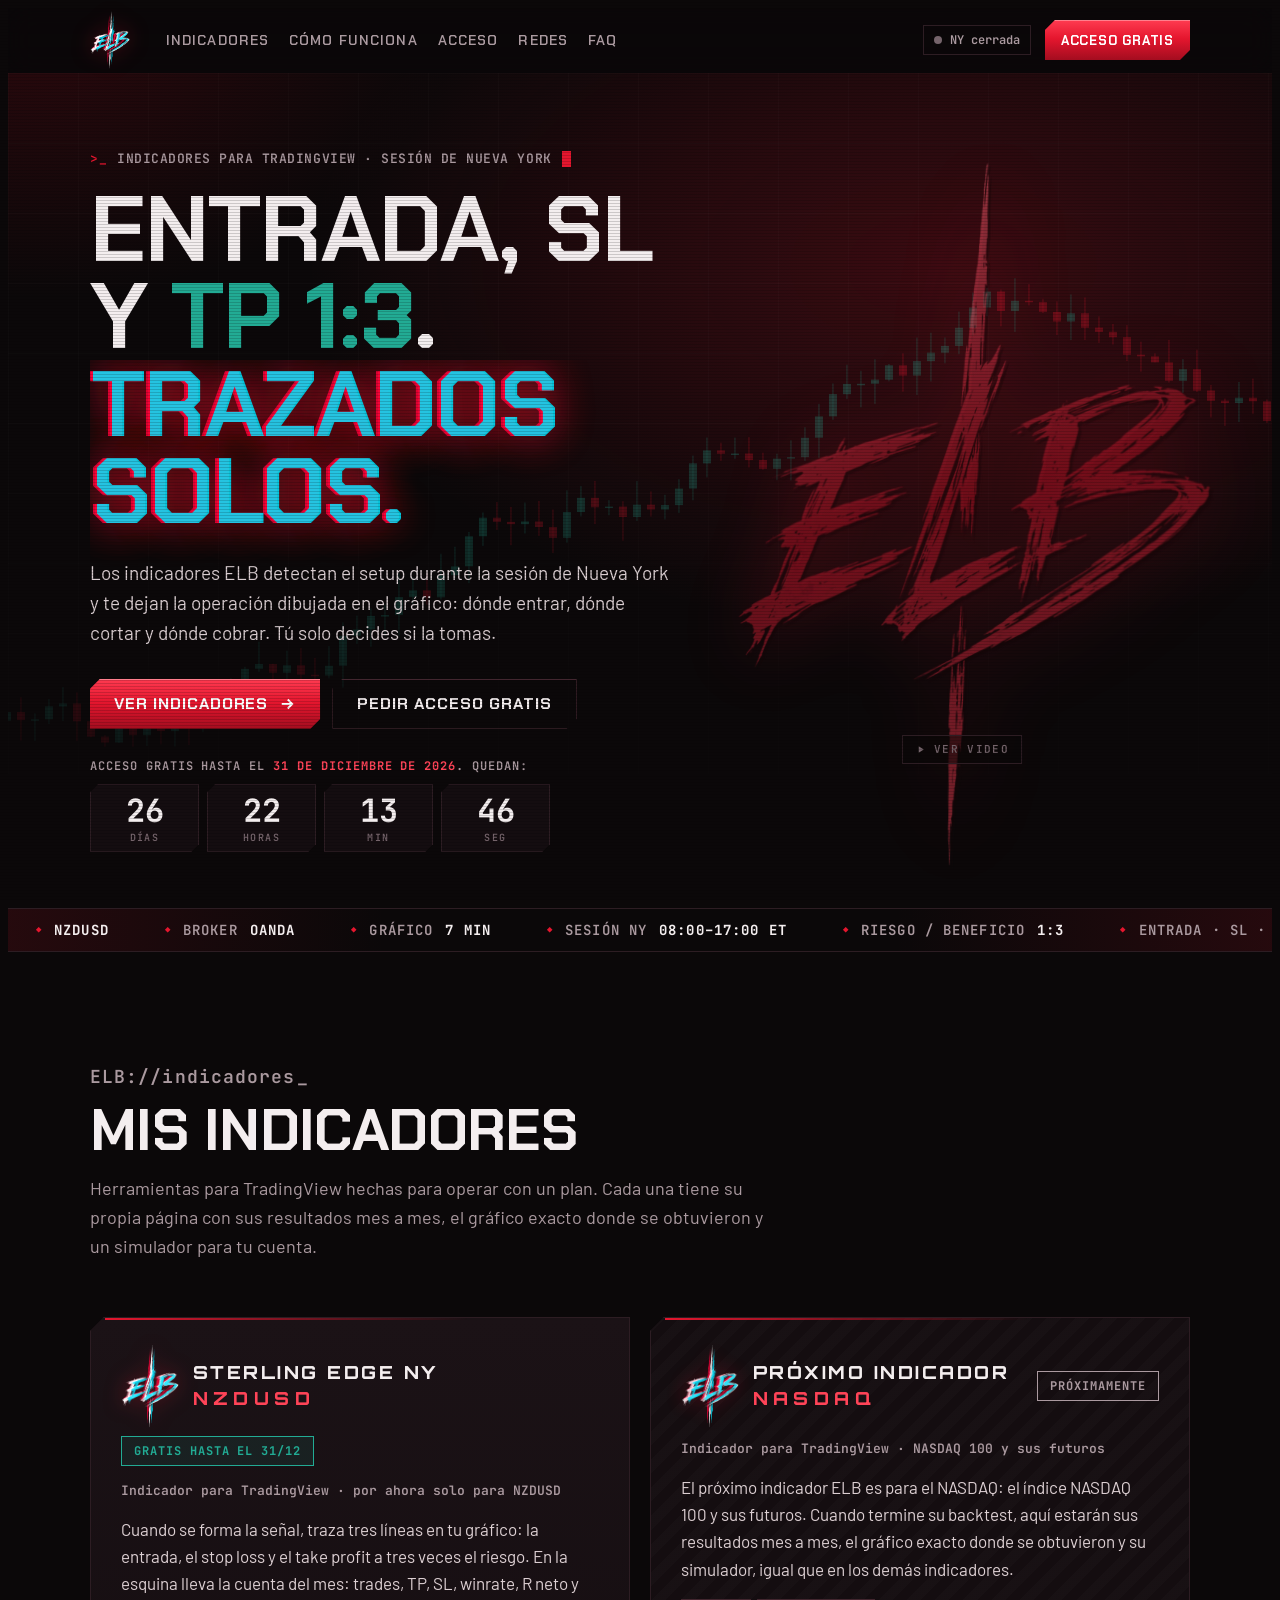
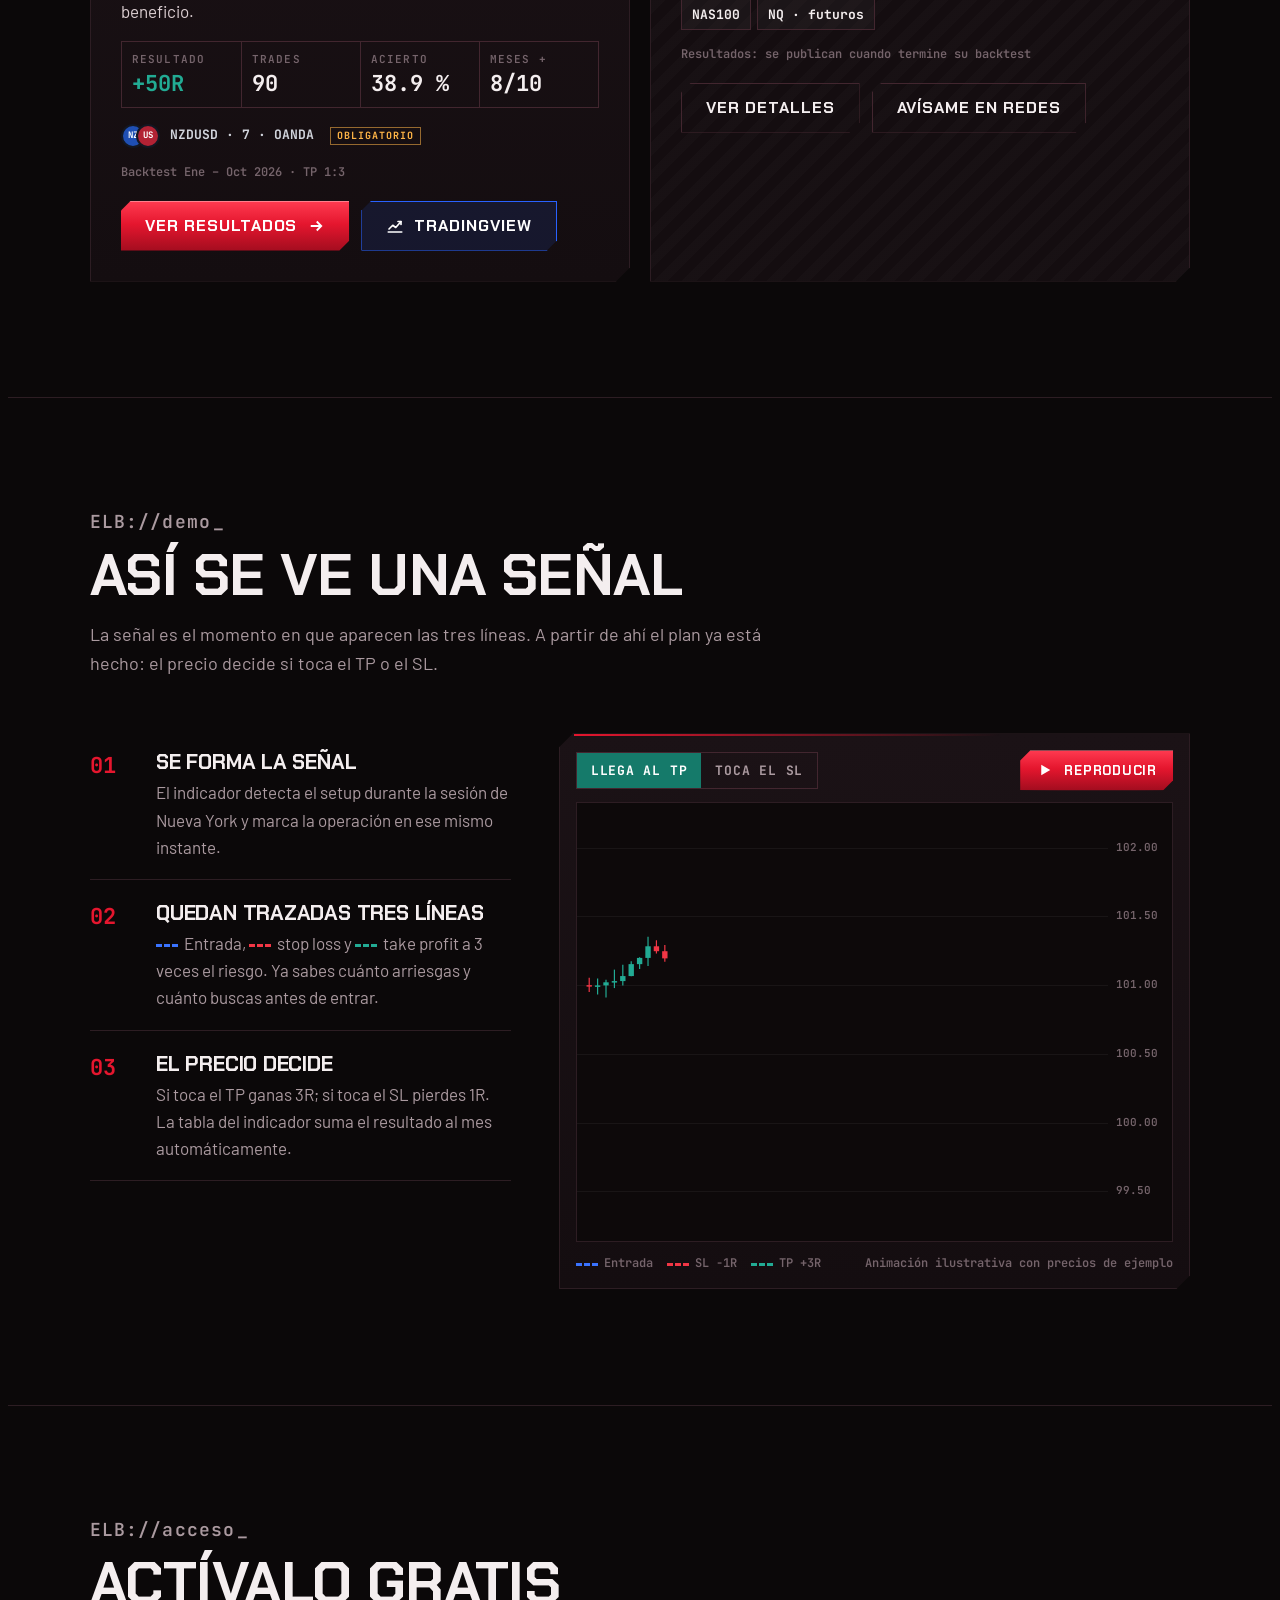
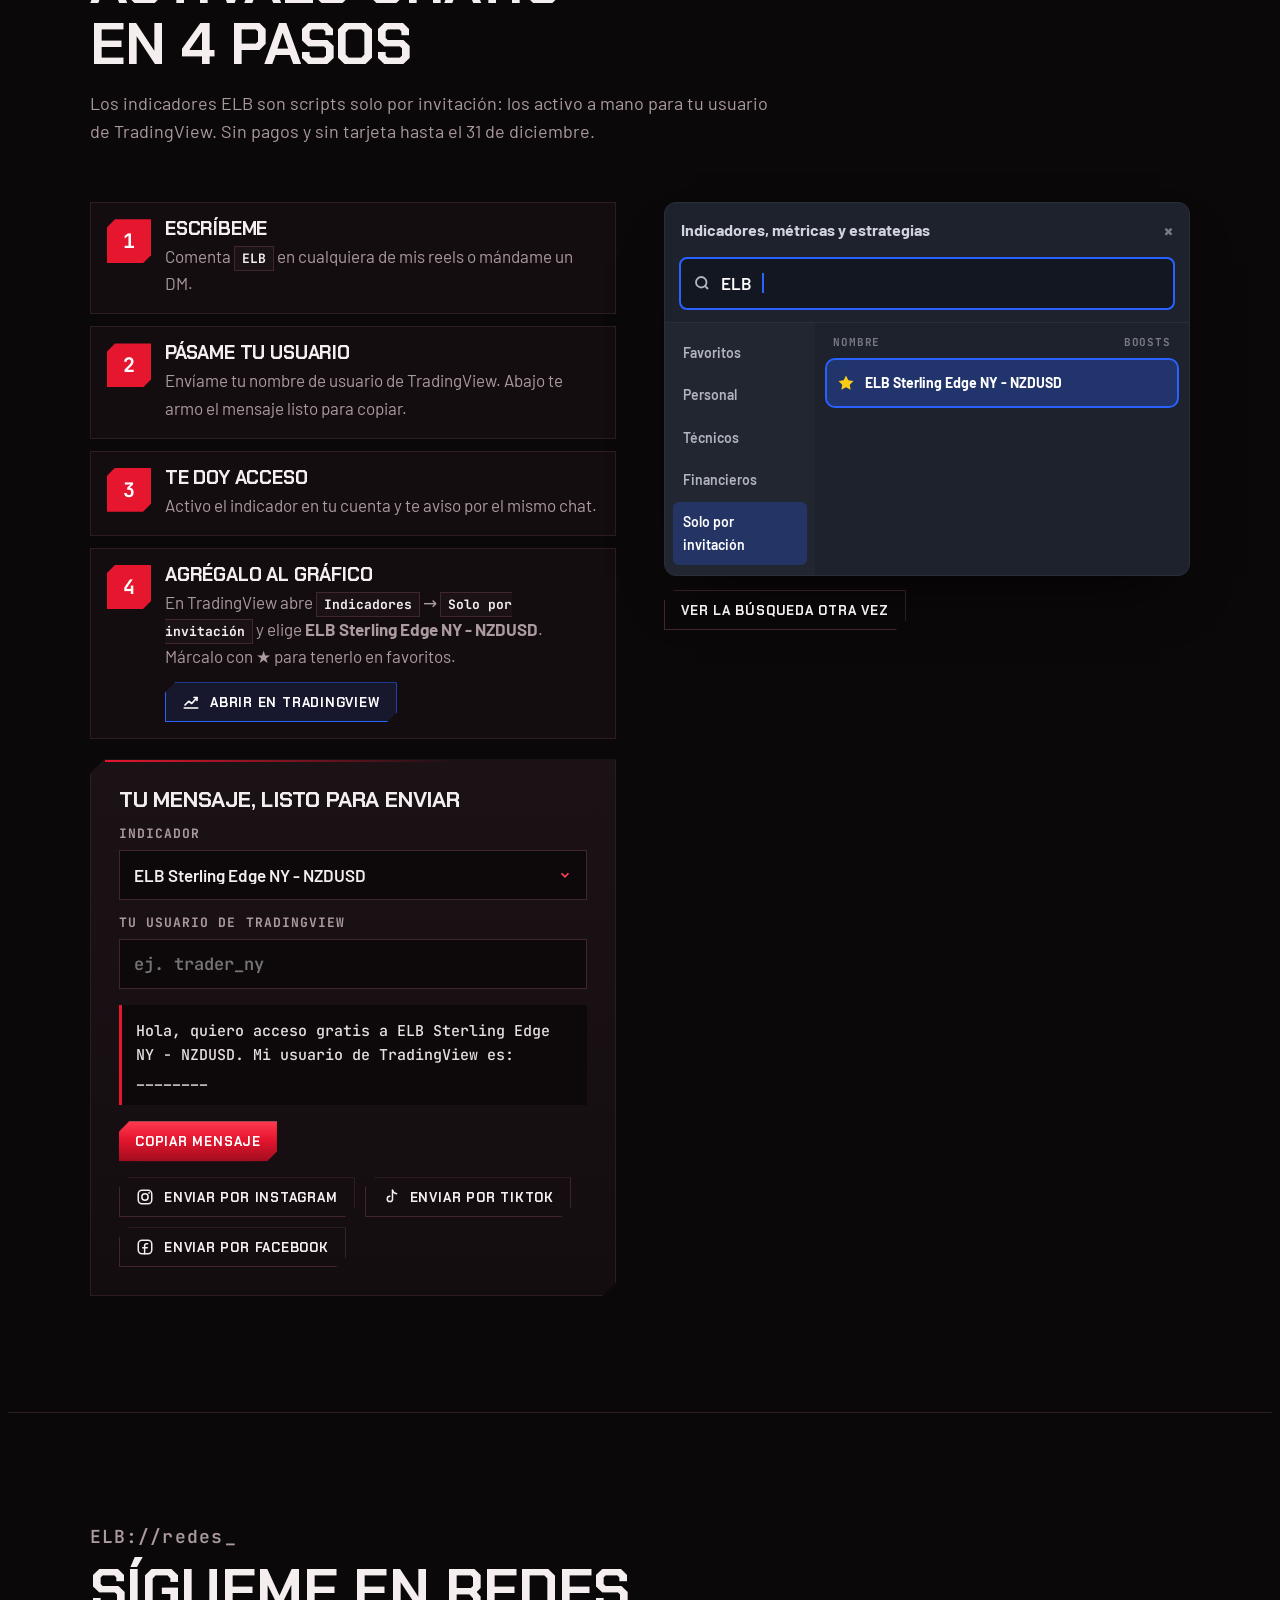
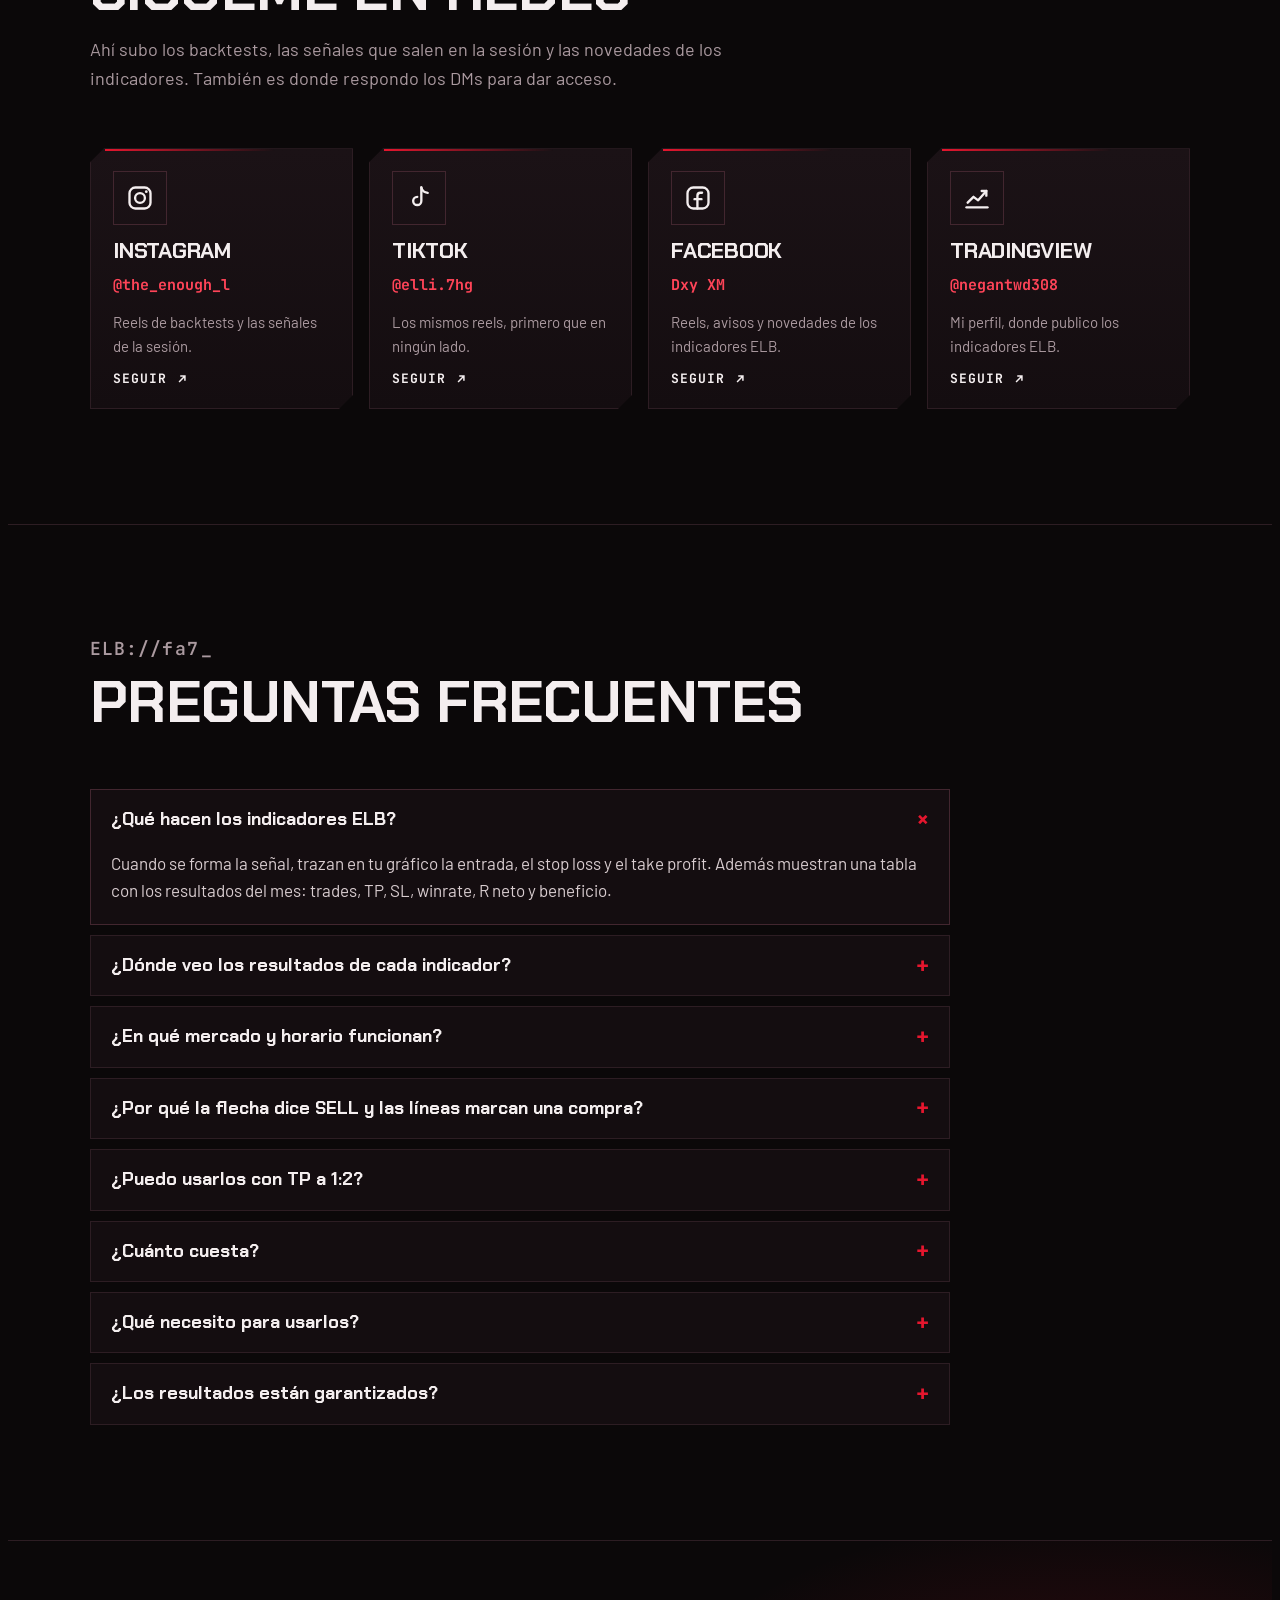
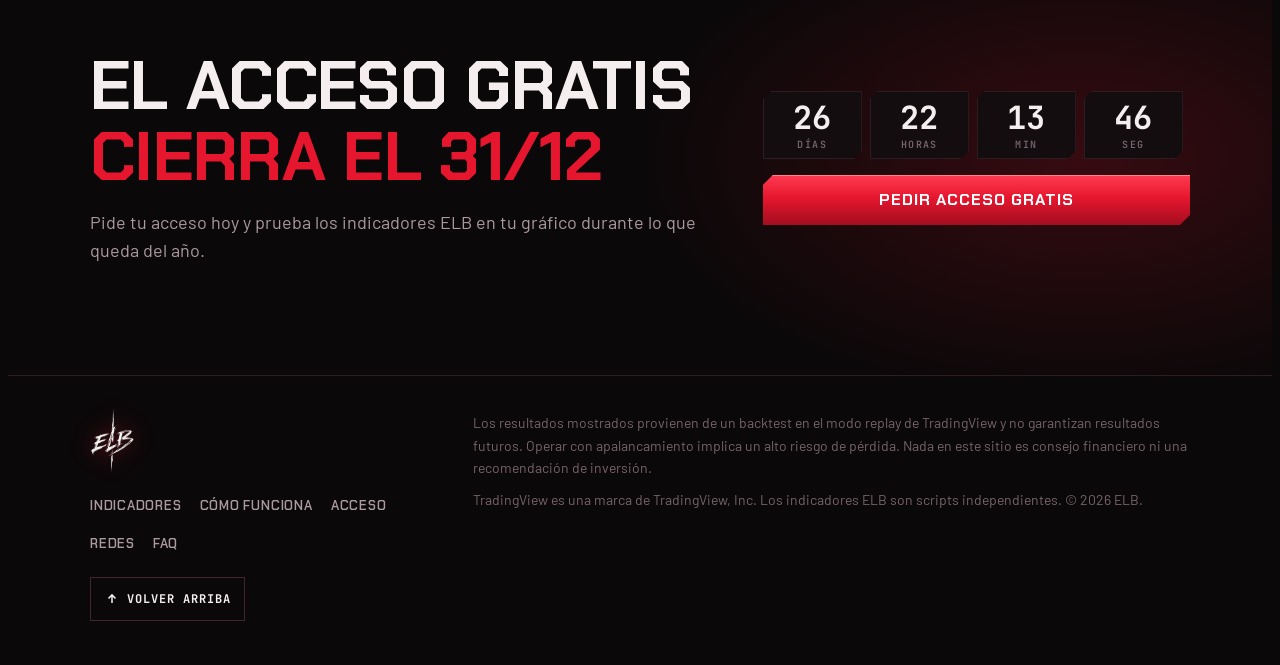
<file: index.html>
<!doctype html>
<html lang="es">
<head>
<meta charset="utf-8">
<meta name="viewport" content="width=device-width, initial-scale=1, viewport-fit=cover">
<title>ELB · Indicadores para TradingView</title>
<meta name="description" content="ELB: indicadores para TradingView que trazan la entrada, el stop loss y el take profit. Cada indicador con su página de resultados mes a mes y simulador de cuenta.">
<meta name="theme-color" content="#0b0809">
<link rel="icon" type="image/png" sizes="16x16" href="media/favicon-16.png">
<link rel="icon" type="image/png" sizes="32x32" href="media/favicon-32.png">
<link rel="icon" type="image/png" sizes="64x64" href="media/favicon-64.png">
<link rel="icon" type="image/svg+xml" sizes="any" href="media/favicon.svg">
<link rel="apple-touch-icon" href="media/icon-180.png">
<meta property="og:type" content="website">
<meta property="og:title" content="ELB · Entrada, SL y TP 1:3 trazados solos">
<meta property="og:description" content="Indicador para TradingView en la sesión de Nueva York. Backtest de 10 meses: 90 trades, +50R. Acceso gratis hasta el 31/12.">
<meta property="og:url" content="https://garou-lb-06.github.io/elb-ny/">
<meta property="og:image" content="https://garou-lb-06.github.io/elb-ny/media/og.jpg">
<meta property="og:image:width" content="1200">
<meta property="og:image:height" content="630">
<meta name="twitter:card" content="summary_large_image">
<link rel="preconnect" href="https://fonts.googleapis.com">
<link rel="preconnect" href="https://fonts.gstatic.com" crossorigin>
<link href="https://fonts.googleapis.com/css2?family=Barlow:wght@400;500;600;700&family=Chakra+Petch:wght@500;600;700&family=JetBrains+Mono:wght@400;600;700&family=Orbitron:wght@800;900&display=swap" rel="stylesheet">
<link rel="stylesheet" href="assets/elb.css?v=8aa13711">
</head>
<body>

<a class="skip" href="#main">Saltar al contenido</a>
<div class="progress" id="progress" aria-hidden="true"></div>

<header class="nav" id="nav">
  <div class="wrap nav-in">
    <a class="brand" href="#inicio" aria-label="ELB, ir al inicio">
      <span class="logo"><img src="media/elb-logo.png" alt="ELB" width="494" height="720" decoding="async"></span>
    </a>
    <nav class="nav-links" aria-label="Secciones">
      <a href="#indicadores">Indicadores</a>
      <a href="#como-funciona">Cómo funciona</a>
      <a href="#acceso">Acceso</a>
      <a href="#redes">Redes</a>
      <a href="#faq">FAQ</a>
      <span class="nav-ind" id="navInd" aria-hidden="true"></span>
    </nav>
    <div class="nav-right">
      <span class="session" id="session" title="Horario de referencia de la sesión de Nueva York: 08:00 a 17:00, hora de Nueva York">
        <span class="dot" aria-hidden="true"></span><span id="sessionText">Sesión NY</span>
      </span>
      <a class="btn btn-red btn-sm" href="#acceso" data-acceso>Acceso gratis</a>
      <button class="menu-btn" id="menuBtn" type="button" aria-expanded="false" aria-controls="mobileMenu" aria-label="Abrir menú">
        <span></span><span></span><span></span>
      </button>
    </div>
  </div>
  <div class="mobile-menu" id="mobileMenu" hidden>
    <nav class="wrap" aria-label="Secciones (móvil)">
      <a href="#indicadores">Indicadores <span>01</span></a>
      <a href="#como-funciona">Cómo funciona <span>02</span></a>
      <a href="#acceso">Acceso gratis <span>03</span></a>
      <a href="#redes">Redes <span>04</span></a>
      <a href="#faq">FAQ <span>05</span></a>
    </nav>
  </div>
</header>

<main id="main" tabindex="-1">
  <!-- ================= HERO ================= -->
  <section class="hero" id="inicio">
    <canvas id="bgCandles" aria-hidden="true"></canvas>
    <canvas id="crossCanvas" aria-hidden="true"></canvas>
    <div class="crt-on" aria-hidden="true"></div>
    <div class="wrap hero-grid">
      <div class="hero-copy">
        <p class="eyebrow"><span class="prompt">&gt;_</span> Indicadores para TradingView · Sesión de Nueva York <span class="cursor-blink" aria-hidden="true"></span></p>
        <h1 class="hero-title">
          <span class="ln">Entrada, SL</span>
          <span class="ln">y <span class="tp">TP 1:3</span>.</span>
          <span class="ln accent glitch auto" data-text="Trazados solos.">Trazados solos.</span>
        </h1>
        <p class="lede">Los indicadores ELB detectan el setup durante la sesión de Nueva York y te dejan la operación dibujada en el gráfico: dónde entrar, dónde cortar y dónde cobrar. Tú solo decides si la tomas.</p>
        <div class="hero-cta">
          <a class="btn btn-red" href="#indicadores">Ver indicadores
            <svg viewBox="0 0 24 24" fill="none" stroke="currentColor" stroke-width="2.4" aria-hidden="true"><path d="M5 12h14M13 6l6 6-6 6"/></svg>
          </a>
          <a class="btn btn-ghost" href="#acceso">Pedir acceso gratis</a>
        </div>
        <div class="countdown">
          <p class="countdown-label">Acceso gratis hasta el <b>31 de diciembre de 2026</b>. Quedan:</p>
          <div class="cd-boxes" data-countdown>
            <div class="cd-box"><span class="n" data-u="d">--</span><span class="u">días</span></div>
            <div class="cd-box"><span class="n" data-u="h">--</span><span class="u">horas</span></div>
            <div class="cd-box"><span class="n" data-u="m">--</span><span class="u">min</span></div>
            <div class="cd-box"><span class="n" data-u="s">--</span><span class="u">seg</span></div>
          </div>
        </div>
      </div>

      <div class="hero-media video-off" id="heroMedia">
        <div class="giant" id="giant" aria-hidden="true"><span class="giant-logo"></span></div>
        <div class="phone" id="phone">
          <video id="heroVideo" src="media/reel-historia.mp4" poster="media/reel-historia.jpg" muted loop playsinline preload="none" aria-label="Reel de ELB: los 5 trades de octubre, +$700"></video>
          <button class="sound-btn" id="soundBtn" type="button" aria-pressed="false">
            <svg viewBox="0 0 24 24" fill="none" stroke="currentColor" stroke-width="2" aria-hidden="true"><path d="M4 9v6h4l5 4V5L8 9H4z"/><path id="soundWave" d="M17 9l4 6M21 9l-4 6"/></svg>
            <span id="soundLabel">Activar sonido</span>
          </button>
        </div>
        <span class="float-chip chip-tp num"><i></i>TP +3R</span>
        <span class="float-chip chip-sl num"><i></i>SL −1R</span>
        <span class="float-chip chip-wr num" id="heroChip"><i></i>10 meses: +50R</span>
        <button class="video-toggle" id="videoToggle" type="button" aria-expanded="false" aria-controls="phone">
          <svg viewBox="0 0 24 24" aria-hidden="true"><path d="M8 5v14l11-7z" fill="currentColor"/></svg><span>Ver video</span>
        </button>
      </div>
    </div>

    <div class="tape" aria-hidden="true">
      <div class="tape-track">
        <div class="tape-group">
          <span class="tape-item"><b>NZDUSD</b></span>
          <span class="tape-item">Broker <b>OANDA</b></span>
          <span class="tape-item">Gráfico <b>7 min</b></span>
          <span class="tape-item">Sesión NY <b>08:00–17:00 ET</b></span>
          <span class="tape-item">Riesgo / beneficio <b>1:3</b></span>
          <span class="tape-item">Entrada · SL · TP <b>trazados</b></span>
          <span class="tape-item">Tabla de resultados <b>del mes</b></span>
          <span class="tape-item">Backtest ene–oct <b>+50R</b></span>
          <span class="tape-item">Acceso gratis <b>hasta el 31/12</b></span>
        </div>
        <div class="tape-group">
          <span class="tape-item"><b>NZDUSD</b></span>
          <span class="tape-item">Broker <b>OANDA</b></span>
          <span class="tape-item">Gráfico <b>7 min</b></span>
          <span class="tape-item">Sesión NY <b>08:00–17:00 ET</b></span>
          <span class="tape-item">Riesgo / beneficio <b>1:3</b></span>
          <span class="tape-item">Entrada · SL · TP <b>trazados</b></span>
          <span class="tape-item">Tabla de resultados <b>del mes</b></span>
          <span class="tape-item">Backtest ene–oct <b>+50R</b></span>
          <span class="tape-item">Acceso gratis <b>hasta el 31/12</b></span>
        </div>
      </div>
    </div>
  </section>

  <!-- ================= INDICADORES: una tarjeta por indicador (se arman desde assets/datos.js) ================= -->
  <section class="sec" id="indicadores">
    <div class="wrap">
      <header class="sec-head">
        <p class="kicker">ELB://indicadores</p>
        <h2>Mis indicadores</h2>
        <p>Herramientas para TradingView hechas para operar con un plan. Cada una tiene su propia página con sus resultados mes a mes, el gráfico exacto donde se obtuvieron y un simulador para tu cuenta.</p>
      </header>
      <div class="cat-grid" id="catGrid">
      </div>
    </div>
  </section>

  <!-- ================= CÓMO FUNCIONA ================= -->
  <section class="sec" id="como-funciona">
    <div class="wrap">
      <header class="sec-head">
        <p class="kicker">ELB://demo</p>
        <h2>Así se ve una señal</h2>
        <p>La señal es el momento en que aparecen las tres líneas. A partir de ahí el plan ya está hecho: el precio decide si toca el TP o el SL.</p>
      </header>
      <div class="how-grid">
        <ol class="steps">
          <li>
            <div>
              <h3>Se forma la señal</h3>
              <p>El indicador detecta el setup durante la sesión de Nueva York y marca la operación en ese mismo instante.</p>
            </div>
          </li>
          <li>
            <div>
              <h3>Quedan trazadas tres líneas</h3>
              <p><span class="line-key" style="color: var(--entry)"></span>Entrada, <span class="line-key" style="color: var(--sl)"></span>stop loss y <span class="line-key" style="color: var(--tp)"></span>take profit a 3 veces el riesgo. Ya sabes cuánto arriesgas y cuánto buscas antes de entrar.</p>
            </div>
          </li>
          <li>
            <div>
              <h3>El precio decide</h3>
              <p>Si toca el TP ganas 3R; si toca el SL pierdes 1R. La tabla del indicador suma el resultado al mes automáticamente.</p>
            </div>
          </li>
        </ol>

        <div class="ticket sim">
          <div class="sim-bar">
            <div class="seg" id="simSeg" role="group" aria-label="Escenario">
              <button type="button" data-kind="tp" aria-pressed="true">Llega al TP</button>
              <button type="button" data-kind="sl" aria-pressed="false">Toca el SL</button>
            </div>
            <button class="btn btn-red btn-sm" id="simPlay" type="button">
              <svg viewBox="0 0 24 24" fill="currentColor" aria-hidden="true"><path d="M7 5v14l12-7z"/></svg>
              Reproducir
            </button>
          </div>
          <canvas id="simCanvas" role="img" aria-label="Animación de una señal: el precio forma la señal, aparecen la entrada, el stop loss y el take profit, y el precio llega al resultado"></canvas>
          <div class="sim-foot">
            <div class="legend"><span><span class="line-key" style="color: var(--entry)"></span>Entrada</span><span><span class="line-key" style="color: var(--sl)"></span>SL −1R</span><span><span class="line-key" style="color: var(--tp)"></span>TP +3R</span></div>
            <span>Animación ilustrativa con precios de ejemplo</span>
          </div>
        </div>
      </div>
    </div>
  </section>

  <!-- ================= ACCESO ================= -->
  <section class="sec" id="acceso">
    <div class="wrap">
      <header class="sec-head">
        <p class="kicker">ELB://acceso</p>
        <h2>Actívalo gratis en 4 pasos</h2>
        <p>Los indicadores ELB son scripts solo por invitación: los activo a mano para tu usuario de TradingView. Sin pagos y sin tarjeta hasta el 31 de diciembre.</p>
      </header>

      <div class="acc-grid">
        <div>
          <ol class="acc-steps">
            <li><div><h3>Escríbeme</h3><p>Comenta <kbd>ELB</kbd> en cualquiera de mis reels o mándame un DM.</p></div></li>
            <li><div><h3>Pásame tu usuario</h3><p>Envíame tu nombre de usuario de TradingView. Abajo te armo el mensaje listo para copiar.</p></div></li>
            <li><div><h3>Te doy acceso</h3><p>Activo el indicador en tu cuenta y te aviso por el mismo chat.</p></div></li>
            <li><div><h3>Agrégalo al gráfico</h3><p>En TradingView abre <kbd>Indicadores</kbd> → <kbd>Solo por invitación</kbd> y elige <b data-ind-name>ELB Sterling Edge NY - NZDUSD</b>. Márcalo con ★ para tenerlo en favoritos.</p><p class="step-link"><a class="btn btn-tv btn-sm" id="accTv" href="https://es.tradingview.com/script/VqOqF6mX/" target="_blank" rel="noopener"><svg viewBox="0 0 24 24" fill="none" stroke="currentColor" stroke-width="2.2" stroke-linecap="round" stroke-linejoin="round" aria-hidden="true"><path d="M3 20h18"/><path d="M4 16l5-5 4 3 7-8"/><path d="M16 6h4v4"/></svg>Abrir en TradingView</a></p></div></li>
          </ol>

          <div class="ticket msg">
            <h3>Tu mensaje, listo para enviar</h3>
            <div class="field">
              <label for="accInd">Indicador</label>
              <select class="acc-period" id="accInd"></select>
            </div>
            <div class="field">
              <label for="tvUser">Tu usuario de TradingView</label>
              <input id="tvUser" type="text" placeholder="ej. trader_ny" autocomplete="off" spellcheck="false" maxlength="40">
            </div>
            <pre class="msg-preview" id="msgPreview"></pre>
            <div class="msg-actions">
              <button class="btn btn-red btn-sm" id="copyMsg" type="button">Copiar mensaje</button>
              <span class="copy-status" id="copyStatus" role="status"></span>
            </div>
            <div class="msg-actions" id="dmLinks"></div>
          </div>
        </div>

        <div style="display: grid; gap: 14px;">
          <div class="tvdlg" aria-label="Vista del menú de indicadores de TradingView" role="img">
            <div class="tvdlg-head"><span>Indicadores, métricas y estrategias</span><span class="x" aria-hidden="true">×</span></div>
            <div class="tvdlg-search">
              <svg viewBox="0 0 24 24" fill="none" stroke="currentColor" stroke-width="2.4" aria-hidden="true"><circle cx="11" cy="11" r="7"/><path d="M20 20l-4-4"/></svg>
              <span id="tvTyped">ELB</span><span class="caret" aria-hidden="true"></span>
            </div>
            <div class="tvdlg-body">
              <div class="tvdlg-side"><span>Favoritos</span><span>Personal</span><span>Técnicos</span><span>Financieros</span><span class="on">Solo por invitación</span></div>
              <div class="tvdlg-list">
                <div class="tvdlg-cols"><span>NOMBRE</span><span>BOOSTS</span></div>
                <div class="tvdlg-row" id="tvRow">
                  <svg viewBox="0 0 24 24" fill="currentColor" aria-hidden="true"><path d="M12 2l3.1 6.3 6.9 1-5 4.9 1.2 6.8L12 17.8 5.8 21l1.2-6.8-5-4.9 6.9-1z"/></svg>
                  <span data-ind-name>ELB Sterling Edge NY - NZDUSD</span>
                </div>
              </div>
            </div>
          </div>
          <button class="btn btn-ghost btn-sm tv-replay" id="tvReplay" type="button">Ver la búsqueda otra vez</button>
        </div>
      </div>
    </div>
  </section>

  <!-- ================= REDES ================= -->
  <section class="sec" id="redes">
    <div class="wrap">
      <header class="sec-head">
        <p class="kicker">ELB://redes</p>
        <h2>Sígueme en redes</h2>
        <p>Ahí subo los backtests, las señales que salen en la sesión y las novedades de los indicadores. También es donde respondo los DMs para dar acceso.</p>
      </header>
      <div class="soc-grid" id="socGrid"></div>
    </div>
  </section>

  <!-- ================= FAQ ================= -->
  <section class="sec" id="faq">
    <div class="wrap">
      <header class="sec-head">
        <p class="kicker">ELB://faq</p>
        <h2>Preguntas frecuentes</h2>
      </header>
      <div class="faq">
        <details open>
          <summary>¿Qué hacen los indicadores ELB?</summary>
          <div>Cuando se forma la señal, trazan en tu gráfico la entrada, el stop loss y el take profit. Además muestran una tabla con los resultados del mes: trades, TP, SL, winrate, R neto y beneficio.</div>
        </details>
        <details>
          <summary>¿Dónde veo los resultados de cada indicador?</summary>
          <div>En su propia página: entra desde su tarjeta en <a href="#indicadores">Mis indicadores</a>. Ahí están sus resultados mes a mes, la comparación de TP y un simulador para tu cuenta.</div>
        </details>
        <details>
          <summary>¿En qué mercado y horario funcionan?</summary>
          <div>Cada indicador indica en su página el par, el broker y la temporalidad exactos donde se obtuvieron sus resultados, y es obligatorio usar ese gráfico para obtenerlos. ELB Sterling Edge NY - NZDUSD, por ahora, funciona solo en NZDUSD de OANDA a 7 minutos, durante la sesión de Nueva York.</div>
        </details>
        <details>
          <summary>¿Por qué la flecha dice SELL y las líneas marcan una compra?</summary>
          <div>La flecha es una contra-señal a propósito. La operación real es la que marcan las líneas de entrada, SL y TP.</div>
        </details>
        <details>
          <summary>¿Puedo usarlos con TP a 1:2?</summary>
          <div>Cuando un indicador tiene resultados con TP a 1:2, su página los compara mes a mes con 1:3. Con ELB Sterling Edge NY - NZDUSD, de enero a octubre de 2026, el TP a 1:2 cerró 43 TP y 47 SL y +39R, contra +50R con 1:3: <a href="indicador.html?id=elb-sterling-edge#comparativa">ver la comparación</a>.</div>
        </details>
        <details>
          <summary>¿Cuánto cuesta?</summary>
          <div>Es gratis hasta el 31 de diciembre de 2026. Después tendrá una versión de pago; anunciaré el precio y los detalles en mis redes.</div>
        </details>
        <details>
          <summary>¿Qué necesito para usarlos?</summary>
          <div>Una cuenta de TradingView. Me pasas tu usuario, te doy acceso y lo encuentras en Indicadores → Solo por invitación.</div>
        </details>
        <details>
          <summary>¿Los resultados están garantizados?</summary>
          <div>No. Los números de cada indicador salen de un backtest en replay. Pruébalo primero en una cuenta demo y arriesga solo lo que puedas perder. Nada de esto es consejo financiero.</div>
        </details>
      </div>
    </div>
  </section>

  <!-- ================= CIERRE ================= -->
  <section class="final">
    <div class="wrap final-in">
      <div>
        <h2>El acceso gratis <em>cierra el 31/12</em></h2>
        <p>Pide tu acceso hoy y prueba los indicadores ELB en tu gráfico durante lo que queda del año.</p>
      </div>
      <div style="display: grid; gap: 16px;">
        <div class="cd-boxes" data-countdown>
          <div class="cd-box"><span class="n" data-u="d">--</span><span class="u">días</span></div>
          <div class="cd-box"><span class="n" data-u="h">--</span><span class="u">horas</span></div>
          <div class="cd-box"><span class="n" data-u="m">--</span><span class="u">min</span></div>
          <div class="cd-box"><span class="n" data-u="s">--</span><span class="u">seg</span></div>
        </div>
        <a class="btn btn-red" href="#acceso">Pedir acceso gratis</a>
      </div>
    </div>
  </section>
</main>

<footer>
  <div class="wrap foot">
    <div>
      <a class="brand" href="#inicio" aria-label="ELB, ir al inicio"><span class="logo"><img src="media/elb-logo.png" alt="ELB" width="494" height="720" decoding="async"></span></a>
      <nav class="foot-nav" aria-label="Secciones (pie de página)">
        <a href="#indicadores">Indicadores</a>
        <a href="#como-funciona">Cómo funciona</a>
        <a href="#acceso">Acceso</a>
        <a href="#redes">Redes</a>
        <a href="#faq">FAQ</a>
      </nav>
      <button class="to-top" id="toTop" type="button">
        <svg viewBox="0 0 24 24" fill="none" stroke="currentColor" stroke-width="2.6" aria-hidden="true"><path d="M12 19V5M6 11l6-6 6 6"/></svg>
        Volver arriba
      </button>
    </div>
    <div>
      <p>Los resultados mostrados provienen de un backtest en el modo replay de TradingView y no garantizan resultados futuros. Operar con apalancamiento implica un alto riesgo de pérdida. Nada en este sitio es consejo financiero ni una recomendación de inversión.</p>
      <p>TradingView es una marca de TradingView, Inc. Los indicadores ELB son scripts independientes. © 2026 ELB.</p>
    </div>
  </div>
</footer>

<script src="assets/datos.js?v=f2bc746d"></script>
<script src="assets/comun.js?v=9aaaad9c"></script>
<script src="assets/inicio.js?v=ad6dd9c7"></script>
<script src="assets/movimiento.js?v=faffb5d0"></script>
</body>
</html>
</file>
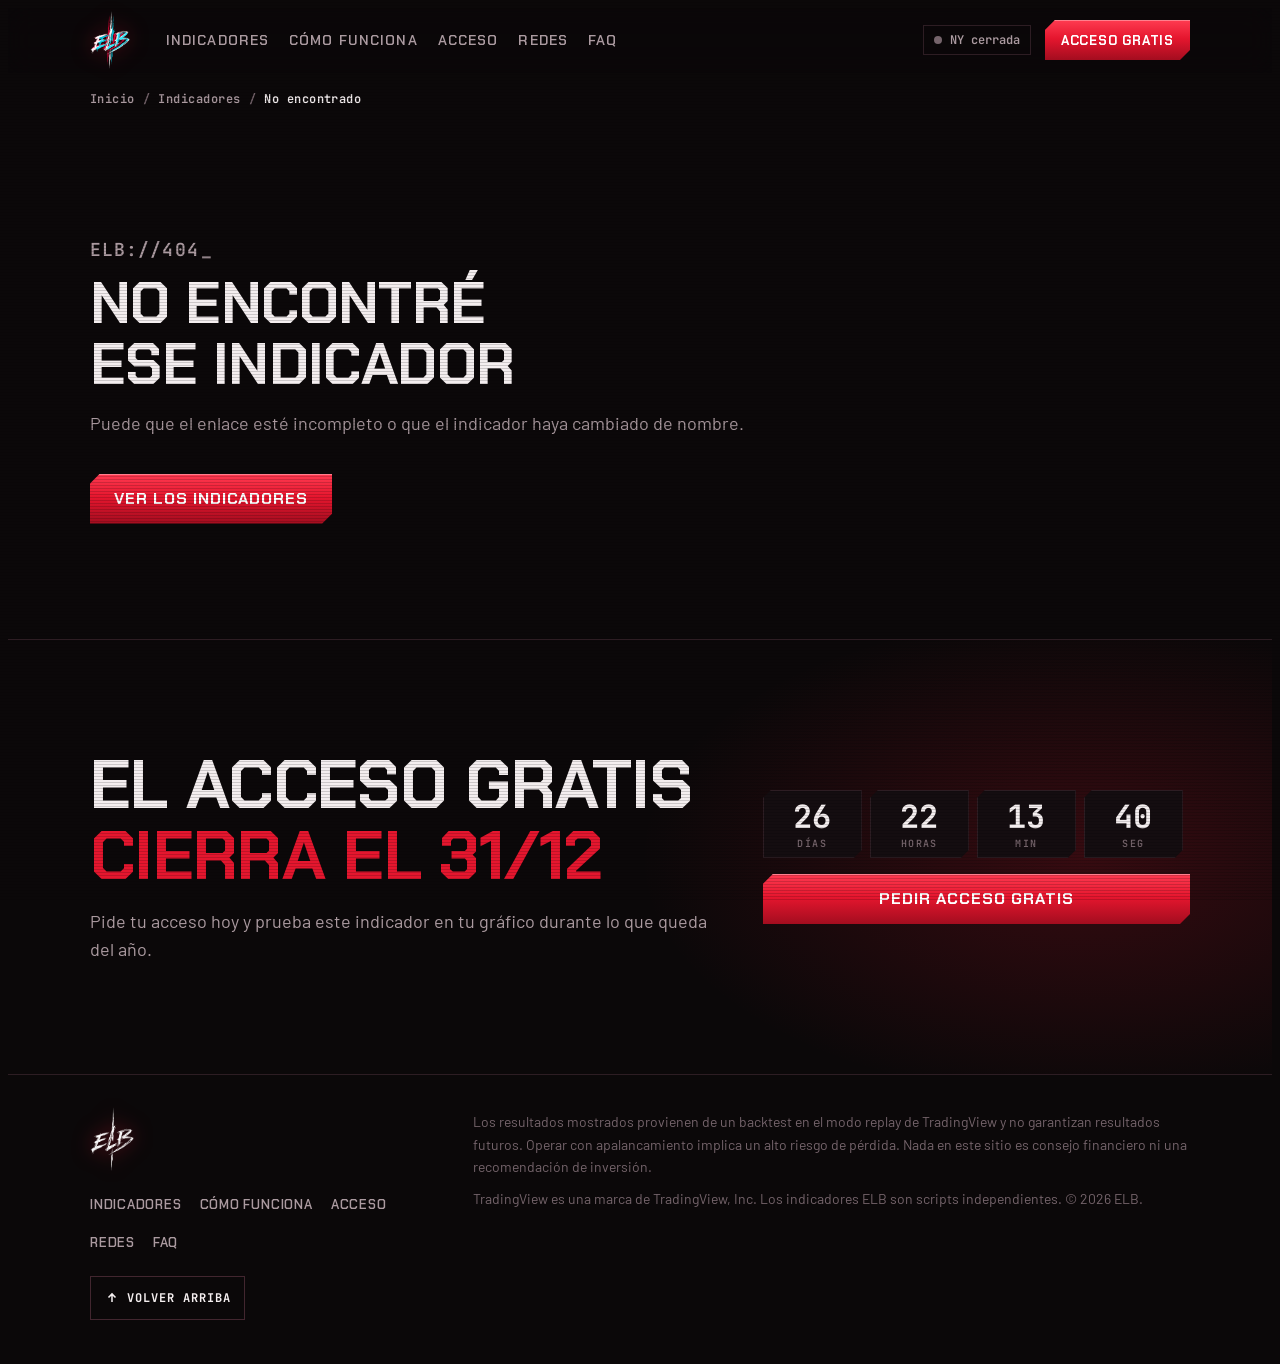
<file: indicador.html>
<!doctype html>
<html lang="es">
<head>
<meta charset="utf-8">
<meta name="viewport" content="width=device-width, initial-scale=1, viewport-fit=cover">
<title>Indicador · ELB</title>
<meta name="description" content="Página de un indicador ELB: resultados mes a mes, comparación de TP y simulador de cuenta.">
<meta name="theme-color" content="#0b0809">
<link rel="icon" type="image/png" sizes="16x16" href="media/favicon-16.png">
<link rel="icon" type="image/png" sizes="32x32" href="media/favicon-32.png">
<link rel="icon" type="image/png" sizes="64x64" href="media/favicon-64.png">
<link rel="icon" type="image/svg+xml" sizes="any" href="media/favicon.svg">
<link rel="apple-touch-icon" href="media/icon-180.png">
<meta property="og:type" content="website">
<meta property="og:title" content="ELB · Entrada, SL y TP 1:3 trazados solos">
<meta property="og:description" content="Indicador para TradingView en la sesión de Nueva York. Backtest de 10 meses: 90 trades, +50R. Acceso gratis hasta el 31/12.">
<meta property="og:url" content="https://garou-lb-06.github.io/elb-ny/">
<meta property="og:image" content="https://garou-lb-06.github.io/elb-ny/media/og.jpg">
<meta property="og:image:width" content="1200">
<meta property="og:image:height" content="630">
<meta name="twitter:card" content="summary_large_image">
<link rel="preconnect" href="https://fonts.googleapis.com">
<link rel="preconnect" href="https://fonts.gstatic.com" crossorigin>
<link href="https://fonts.googleapis.com/css2?family=Barlow:wght@400;500;600;700&family=Chakra+Petch:wght@500;600;700&family=JetBrains+Mono:wght@400;600;700&family=Orbitron:wght@800;900&display=swap" rel="stylesheet">
<link rel="stylesheet" href="assets/elb.css?v=8aa13711">
</head>
<body>

<a class="skip" href="#main">Saltar al contenido</a>
<div class="progress" id="progress" aria-hidden="true"></div>

<header class="nav" id="nav">
  <div class="wrap nav-in">
    <a class="brand" href="index.html" aria-label="ELB, ir al inicio">
      <span class="logo"><img src="media/elb-logo.png" alt="ELB" width="494" height="720" decoding="async"></span>
    </a>
    <nav class="nav-links" aria-label="Secciones">
      <a href="index.html#indicadores">Indicadores</a>
      <a href="index.html#como-funciona">Cómo funciona</a>
      <a href="index.html#acceso">Acceso</a>
      <a href="index.html#redes">Redes</a>
      <a href="index.html#faq">FAQ</a>
      <span class="nav-ind" id="navInd" aria-hidden="true"></span>
    </nav>
    <div class="nav-right">
      <span class="session" id="session" title="Horario de referencia de la sesión de Nueva York: 08:00 a 17:00, hora de Nueva York">
        <span class="dot" aria-hidden="true"></span><span id="sessionText">Sesión NY</span>
      </span>
      <a class="btn btn-red btn-sm" href="index.html#acceso" data-acceso>Acceso gratis</a>
      <button class="menu-btn" id="menuBtn" type="button" aria-expanded="false" aria-controls="mobileMenu" aria-label="Abrir menú">
        <span></span><span></span><span></span>
      </button>
    </div>
  </div>
  <div class="mobile-menu" id="mobileMenu" hidden>
    <nav class="wrap" aria-label="Secciones (móvil)">
      <a href="index.html#indicadores">Indicadores <span>01</span></a>
      <a href="index.html#como-funciona">Cómo funciona <span>02</span></a>
      <a href="index.html#acceso">Acceso gratis <span>03</span></a>
      <a href="index.html#redes">Redes <span>04</span></a>
      <a href="index.html#faq">FAQ <span>05</span></a>
    </nav>
  </div>
</header>

<main id="main" tabindex="-1">
  <nav class="wrap crumbs" aria-label="Ruta"><a href="index.html">Inicio</a><span aria-hidden="true">/</span><a href="index.html#indicadores">Indicadores</a><span aria-hidden="true">/</span><span id="crumbName" aria-current="page">Indicador</span></nav>

  <!-- ================= EL INDICADOR: se arma desde assets/datos.js ================= -->
  <div id="indPage"></div>

  <!-- ================= CIERRE ================= -->
  <section class="final">
    <div class="wrap final-in">
      <div>
        <h2>El acceso gratis <em>cierra el 31/12</em></h2>
        <p>Pide tu acceso hoy y prueba <span data-ind-name>este indicador</span> en tu gráfico durante lo que queda del año.</p>
      </div>
      <div style="display: grid; gap: 16px;">
        <div class="cd-boxes" data-countdown>
          <div class="cd-box"><span class="n" data-u="d">--</span><span class="u">días</span></div>
          <div class="cd-box"><span class="n" data-u="h">--</span><span class="u">horas</span></div>
          <div class="cd-box"><span class="n" data-u="m">--</span><span class="u">min</span></div>
          <div class="cd-box"><span class="n" data-u="s">--</span><span class="u">seg</span></div>
        </div>
        <a class="btn btn-red" href="index.html#acceso" data-acceso>Pedir acceso gratis</a>
      </div>
    </div>
  </section>
</main>

<footer>
  <div class="wrap foot">
    <div>
      <a class="brand" href="index.html" aria-label="ELB, ir al inicio"><span class="logo"><img src="media/elb-logo.png" alt="ELB" width="494" height="720" decoding="async"></span></a>
      <nav class="foot-nav" aria-label="Secciones (pie de página)">
        <a href="index.html#indicadores">Indicadores</a>
        <a href="index.html#como-funciona">Cómo funciona</a>
        <a href="index.html#acceso">Acceso</a>
        <a href="index.html#redes">Redes</a>
        <a href="index.html#faq">FAQ</a>
      </nav>
      <button class="to-top" id="toTop" type="button">
        <svg viewBox="0 0 24 24" fill="none" stroke="currentColor" stroke-width="2.6" aria-hidden="true"><path d="M12 19V5M6 11l6-6 6 6"/></svg>
        Volver arriba
      </button>
    </div>
    <div>
      <p>Los resultados mostrados provienen de un backtest en el modo replay de TradingView y no garantizan resultados futuros. Operar con apalancamiento implica un alto riesgo de pérdida. Nada en este sitio es consejo financiero ni una recomendación de inversión.</p>
      <p>TradingView es una marca de TradingView, Inc. Los indicadores ELB son scripts independientes. © 2026 ELB.</p>
    </div>
  </div>
</footer>

<script src="assets/datos.js?v=f2bc746d"></script>
<script src="assets/comun.js?v=9aaaad9c"></script>
<script src="assets/indicador.js?v=dc9728a8"></script>
<script src="assets/movimiento.js?v=faffb5d0"></script>
</body>
</html>
</file>
<file: assets/elb.css>
/* ELB · estilos compartidos por todas las páginas */
/* Layout: terminal de operaciones nocturno. Rejilla asimétrica, paneles con esquina recortada tipo ticket de orden y cinta de cotización. */
:root {
  color-scheme: dark;
  --void: #0b0809;
  --panel: #140d10;
  --panel-2: #1b1216;
  --line: #2d1d23;
  --line-2: #42262f;
  --fg: #f4eeef;
  --muted: #ab9aa0;
  --dim: #75646b;
  --red: #e5162e;
  --red-hot: #ff4458;
  --red-deep: #6e0914;
  --tp: #22ab94;
  --sl: #f23645;
  --entry: #3a73ff;

  --f-mark: "Orbitron", "Chakra Petch", "Segoe UI", sans-serif;
  --f-display: "Chakra Petch", "Barlow", "Segoe UI", sans-serif;
  --f-body: "Barlow", system-ui, -apple-system, "Segoe UI", sans-serif;
  --f-mono: "JetBrains Mono", ui-monospace, "Cascadia Mono", Consolas, monospace;

  --gutter: clamp(16px, 4vw, 40px);
  --maxw: 1180px;
  --notch: 14px;
  --nav-h: 64px;
}

* { box-sizing: border-box; }
html { background: var(--void); scroll-behavior: smooth; scroll-padding-top: calc(var(--nav-h) + 16px); }
body {
  background: var(--void);
  color: var(--fg);
  font-family: var(--f-body);
  font-size: 17px;
  line-height: 1.6;
  -webkit-font-smoothing: antialiased;
  overflow-x: hidden;
}
body::after { /* CRT scanlines over the whole page, very faint */
  content: "";
  position: fixed; inset: 0; pointer-events: none; z-index: 60;
  background: repeating-linear-gradient(to bottom, transparent 0 2px, rgba(0, 0, 0, 0.16) 2px 3px);
  mix-blend-mode: multiply;
}
a { color: inherit; }
img, video { max-width: 100%; display: block; }
h1, h2, h3 { font-family: var(--f-display); line-height: 1.05; margin: 0; text-wrap: balance; letter-spacing: -0.01em; }
p { margin: 0; }
::selection { background: var(--red); color: #fff; }
:focus-visible { outline: 2px solid var(--red-hot); outline-offset: 3px; border-radius: 4px; }

.wrap { max-width: var(--maxw); margin-inline: auto; padding-inline: var(--gutter); }
.mono { font-family: var(--f-mono); }
.num { font-variant-numeric: tabular-nums; }
.sr-only { position: absolute; width: 1px; height: 1px; overflow: hidden; clip: rect(0 0 0 0); white-space: nowrap; }

/* ---------- buttons ---------- */
.btn {
  --b: var(--line-2);
  display: inline-flex; align-items: center; justify-content: center; gap: 10px;
  min-height: 50px; padding: 0 24px;
  font: 700 16px/1 var(--f-display); letter-spacing: 0.06em; text-transform: uppercase; text-decoration: none;
  color: var(--fg); background: transparent; border: 1px solid var(--b); cursor: pointer;
  clip-path: polygon(10px 0, 100% 0, 100% calc(100% - 10px), calc(100% - 10px) 100%, 0 100%, 0 10px);
  transition: transform .18s ease, background-color .18s ease, box-shadow .18s ease, color .18s ease;
}
.btn:hover { transform: translateY(-2px); }
.btn:active { transform: translateY(0); }
.btn-red {
  border: 0; color: #fff;
  background: linear-gradient(180deg, #ff3b51 0%, var(--red) 46%, #a30d1f 100%);
  box-shadow: inset 0 1px 0 rgba(255, 255, 255, 0.35), 0 10px 30px -12px rgba(229, 22, 46, 0.9);
}
.btn-red:hover { box-shadow: inset 0 1px 0 rgba(255, 255, 255, 0.4), 0 14px 40px -10px rgba(255, 68, 88, 1); }
.btn-ghost:hover { background: rgba(229, 22, 46, 0.1); --b: var(--red); }
.btn-sm { min-height: 40px; padding: 0 16px; font-size: 13px; }
.btn[aria-disabled="true"] { opacity: .45; pointer-events: none; }
.btn svg { width: 18px; height: 18px; }
/* TradingView links: TradingView blue so they read as "opens TradingView" */
.btn-tv { --b: #2962ff; color: #fff; background: rgba(41, 98, 255, 0.12); }
.btn-tv:hover { background: #2962ff; --b: #2962ff; box-shadow: 0 10px 30px -12px rgba(41, 98, 255, 0.9); }

/* ---------- top progress + nav ---------- */
.progress { position: fixed; top: env(safe-area-inset-top, 0px); left: 0; height: 2px; width: 0; z-index: 80; background: linear-gradient(90deg, var(--red-deep), var(--red-hot)); box-shadow: 0 0 12px var(--red); }
.nav {
  position: sticky; top: env(safe-area-inset-top, 0px); z-index: 70;
  background: rgba(11, 8, 9, 0.72); backdrop-filter: blur(14px) saturate(140%); -webkit-backdrop-filter: blur(14px) saturate(140%);
  border-bottom: 1px solid transparent; transition: border-color .2s ease, background-color .2s ease;
}
.nav.scrolled { border-bottom-color: var(--line); background: rgba(11, 8, 9, 0.9); }
.nav-in { height: var(--nav-h); display: flex; align-items: center; gap: 24px; }
.brand { display: inline-flex; align-items: center; gap: 10px; text-decoration: none; }
.mark { font-family: var(--f-mark); font-weight: 900; font-size: 26px; letter-spacing: 0.04em; color: var(--red); text-shadow: 0 0 18px rgba(229, 22, 46, 0.55); }
.brand-ny { font-family: var(--f-mark); font-weight: 800; font-size: 13px; letter-spacing: 0.35em; color: var(--fg); }
/* the ELB brush logo: white strokes with a red glow; the RGB-split glitch reuses the logo as a mask */
.logo { position: relative; display: inline-block; flex: none; line-height: 0; }
.logo img { display: block; height: 58px; width: auto; margin-block: -4px; filter: drop-shadow(0 0 10px rgba(229, 22, 46, 0.6)); }
.logo::before, .logo::after { content: ""; position: absolute; inset: 0; opacity: 0; pointer-events: none; -webkit-mask: url(../media/elb-logo.png) center / contain no-repeat; mask: url(../media/elb-logo.png) center / contain no-repeat; }
.logo::before { background: #ff003c; transform: translate(-2px, 0); }
.logo::after { background: #00e5ff; transform: translate(2px, 0); }
.brand:hover .logo::before, .brand:hover .logo::after { opacity: .8; animation: glitch-a .9s steps(2) infinite; }
.brand:hover .logo::after { animation-name: glitch-b; }
/* the nav logo also bursts on its own, every 5s; hovering still gives the continuous glitch */
.nav .brand .logo::before { opacity: .85; animation: glitch-burst-a 5s steps(1) infinite; }
.nav .brand .logo::after { opacity: .85; animation: glitch-burst-b 5s steps(1) infinite; }
.nav .brand:hover .logo::before, .nav .brand:hover .logo::after { opacity: .8; animation: glitch-a .9s steps(2) infinite; }
.nav .brand:hover .logo::after { animation-name: glitch-b; }
footer .logo img { height: 64px; }
.nav-links { display: flex; gap: 20px; margin-left: 12px; }
.nav-links a { white-space: nowrap; font: 600 14px/1 var(--f-display); letter-spacing: 0.08em; text-transform: uppercase; color: var(--muted); text-decoration: none; padding: 8px 0; position: relative; }
.nav-links a::after { content: ""; position: absolute; left: 0; right: 100%; bottom: 0; height: 2px; background: var(--red); transition: right .2s ease; }
.nav-links a:hover { color: var(--fg); }
.nav-links a:hover::after { right: 0; }
.nav-right { margin-left: auto; display: flex; align-items: center; gap: 14px; }
.session { display: inline-flex; align-items: center; gap: 8px; font: 600 12px/1 var(--f-mono); color: var(--muted); padding: 8px 10px; border: 1px solid var(--line); white-space: nowrap; }
.session .dot { width: 8px; height: 8px; border-radius: 50%; background: var(--dim); }
.session.open .dot { background: var(--tp); box-shadow: 0 0 0 0 rgba(34, 171, 148, .7); animation: ping 1.8s infinite; }
.session.open { color: var(--fg); }
@keyframes ping { 0% { box-shadow: 0 0 0 0 rgba(34, 171, 148, .6); } 80%, 100% { box-shadow: 0 0 0 8px rgba(34, 171, 148, 0); } }
.menu-btn { display: none; width: 44px; height: 44px; border: 1px solid var(--line-2); background: transparent; color: var(--fg); cursor: pointer; }
.menu-btn span { display: block; width: 20px; height: 2px; margin: 4px auto; background: currentColor; transition: transform .2s ease, opacity .2s ease; }
.menu-btn[aria-expanded="true"] span:nth-child(1) { transform: translateY(6px) rotate(45deg); }
.menu-btn[aria-expanded="true"] span:nth-child(2) { opacity: 0; }
.menu-btn[aria-expanded="true"] span:nth-child(3) { transform: translateY(-6px) rotate(-45deg); }
.mobile-menu { border-top: 1px solid var(--line); background: rgba(11, 8, 9, 0.97); }
.mobile-menu nav { display: grid; padding-block: 12px 20px; }
.mobile-menu a { font: 700 22px/1 var(--f-display); text-transform: uppercase; letter-spacing: 0.05em; padding: 14px 0; border-bottom: 1px solid var(--line); text-decoration: none; display: flex; justify-content: space-between; }
.mobile-menu a span { color: var(--red); font: 600 13px/1 var(--f-mono); }

/* ---------- glitch ---------- */
.glitch { position: relative; display: inline-block; }
.glitch::before, .glitch::after { content: attr(data-text); position: absolute; inset: 0; opacity: 0; }
.glitch::before { color: #ff003c; transform: translate(-2px, 0); }
.glitch::after { color: #00e5ff; transform: translate(2px, 0); }
.glitch:hover::before, .glitch:hover::after { opacity: .8; animation: glitch-a .9s steps(2) infinite; }
.glitch:hover::after { animation-name: glitch-b; }
.glitch.auto::before, .glitch.auto::after { opacity: .85; animation: glitch-burst-a 4.2s steps(1) infinite; }
.glitch.auto::after { animation-name: glitch-burst-b; }
@keyframes glitch-burst-a { 0%, 9%, 100% { clip-path: inset(100% 0 0 0); } 2% { clip-path: inset(12% 0 64% 0); transform: translate(-6px, 0); } 4% { clip-path: inset(58% 0 18% 0); transform: translate(4px, 0); } 6% { clip-path: inset(30% 0 46% 0); transform: translate(-3px, 0); } }
@keyframes glitch-burst-b { 0%, 9%, 100% { clip-path: inset(100% 0 0 0); } 2% { clip-path: inset(66% 0 8% 0); transform: translate(6px, 0); } 4% { clip-path: inset(8% 0 72% 0); transform: translate(-4px, 0); } 6% { clip-path: inset(40% 0 40% 0); transform: translate(3px, 0); } }
@keyframes glitch-a { 0% { clip-path: inset(10% 0 70% 0); } 25% { clip-path: inset(60% 0 10% 0); } 50% { clip-path: inset(30% 0 50% 0); } 75% { clip-path: inset(80% 0 2% 0); } 100% { clip-path: inset(0 0 90% 0); } }
@keyframes glitch-b { 0% { clip-path: inset(70% 0 5% 0); } 25% { clip-path: inset(5% 0 75% 0); } 50% { clip-path: inset(45% 0 35% 0); } 75% { clip-path: inset(15% 0 60% 0); } 100% { clip-path: inset(88% 0 0 0); } }

/* ---------- hero ---------- */
.hero { position: relative; overflow: hidden; padding-block: clamp(36px, 6vw, 80px) 0; isolation: isolate; }
.hero::before { content: ""; position: absolute; inset: -20% -10% auto; height: 120%; z-index: -2; background: radial-gradient(60% 50% at 70% 35%, rgba(229, 22, 46, 0.22), transparent 70%), radial-gradient(40% 40% at 10% 10%, rgba(110, 9, 20, 0.35), transparent 70%); }
#bgCandles { position: absolute; inset: 0; width: 100%; height: 100%; z-index: -1; opacity: .5; -webkit-mask-image: linear-gradient(to bottom, #000 40%, transparent 95%); mask-image: linear-gradient(to bottom, #000 40%, transparent 95%); }
.giant {
  position: absolute; z-index: -1; left: 50%; top: 50%;
  height: clamp(560px, 56vw, 760px); aspect-ratio: 494 / 720; user-select: none; pointer-events: none;
  filter: drop-shadow(3px 3px 0 rgba(20, 4, 7, 0.9)) drop-shadow(0 0 40px rgba(229, 22, 46, 0.45));
  transform: translate(-50%, -50%) perspective(900px) rotateY(var(--ry, -14deg)) rotateX(var(--rx, 6deg));
  transition: transform .6s cubic-bezier(.2, .7, .2, 1);
}
.giant-logo { position: absolute; inset: 0; background: linear-gradient(165deg, rgba(255, 110, 128, 0.5), rgba(229, 22, 46, 0.38) 50%, rgba(255, 80, 100, 0.48)); -webkit-mask: url(../media/elb-logo.png) center / contain no-repeat; mask: url(../media/elb-logo.png) center / contain no-repeat; }
.hero-grid { display: grid; grid-template-columns: minmax(0, 1.12fr) minmax(0, 0.88fr); gap: clamp(28px, 5vw, 64px); align-items: center; }
.eyebrow { font: 600 13px/1.4 var(--f-mono); color: var(--muted); letter-spacing: 0.04em; text-transform: uppercase; display: flex; gap: 10px; align-items: center; }
.prompt { color: var(--red); }
.cursor-blink { display: inline-block; width: 9px; height: 16px; background: var(--red); animation: blink 1s steps(1) infinite; vertical-align: -2px; }
@keyframes blink { 50% { opacity: 0; } }
.hero-title { margin-top: 18px; font-size: clamp(44px, 7.4vw, 92px); font-weight: 700; text-transform: uppercase; line-height: 0.95; }
.hero-title .ln { display: block; }
.hero-title .accent { color: var(--red); text-shadow: 0 0 40px rgba(229, 22, 46, 0.45); }
.hero-title .tp { color: var(--tp); }
.lede { margin-top: 22px; max-width: 34em; font-size: clamp(17px, 1.6vw, 19px); color: #d9cdd0; }
.hero-cta { margin-top: 30px; display: flex; flex-wrap: wrap; gap: 12px; }

.countdown { margin-top: 30px; display: grid; gap: 10px; max-width: 460px; }
.countdown-label { font: 600 12px/1.3 var(--f-mono); letter-spacing: 0.08em; text-transform: uppercase; color: var(--muted); }
.countdown-label b { color: var(--red-hot); font-weight: 700; }
.cd-boxes { display: grid; grid-template-columns: repeat(4, minmax(0, 1fr)); gap: 8px; }
.cd-box { background: var(--panel); border: 1px solid var(--line); padding: 10px 6px 8px; text-align: center; clip-path: polygon(8px 0, 100% 0, 100% calc(100% - 8px), calc(100% - 8px) 100%, 0 100%, 0 8px); }
.cd-box .n { display: block; font: 700 clamp(22px, 3.2vw, 32px)/1 var(--f-mono); color: var(--fg); font-variant-numeric: tabular-nums; }
.cd-box .u { display: block; margin-top: 6px; font: 600 10px/1 var(--f-mono); letter-spacing: 0.14em; color: var(--dim); text-transform: uppercase; }

.hero-media { position: relative; display: grid; justify-items: center; padding-block: 10px 30px; }
.phone {
  position: relative; width: min(300px, 78vw); aspect-ratio: 9 / 19.2; max-width: 100%;
  border-radius: 44px; padding: 10px; background: linear-gradient(145deg, #2b1a1f, #0d0809 40%, #1f1216);
  box-shadow: 0 0 0 1px #3d2730, 0 40px 80px -30px rgba(229, 22, 46, 0.6), 0 0 120px -40px rgba(229, 22, 46, 0.7);
  transform: perspective(1200px) rotateY(var(--pry, -10deg)) rotateX(var(--prx, 4deg));
  transition: transform .6s cubic-bezier(.2, .7, .2, 1);
}
.phone::before { content: ""; position: absolute; top: 18px; left: 50%; width: 90px; height: 24px; transform: translateX(-50%); background: #000; border-radius: 20px; z-index: 2; }
.phone video { width: 100%; height: 100%; object-fit: cover; border-radius: 34px; background: #000; }
.sound-btn { position: absolute; z-index: 3; bottom: 26px; left: 50%; transform: translateX(-50%); display: inline-flex; gap: 8px; align-items: center; padding: 9px 14px; font: 700 12px/1 var(--f-mono); letter-spacing: 0.06em; text-transform: uppercase; color: #fff; background: rgba(0, 0, 0, 0.72); border: 1px solid rgba(255, 255, 255, 0.2); border-radius: 999px; cursor: pointer; backdrop-filter: blur(6px); }
.sound-btn svg { width: 16px; height: 16px; }
.float-chip { position: absolute; z-index: 4; display: inline-flex; align-items: center; gap: 8px; padding: 10px 14px; font: 700 14px/1 var(--f-mono); background: rgba(20, 13, 16, 0.92); border: 1px solid var(--line-2); box-shadow: 0 18px 40px -18px rgba(0, 0, 0, 0.9); clip-path: polygon(8px 0, 100% 0, 100% calc(100% - 8px), calc(100% - 8px) 100%, 0 100%, 0 8px); animation: bob 5s ease-in-out infinite; }
.float-chip i { width: 8px; height: 8px; border-radius: 50%; display: inline-block; }
.chip-tp { top: 18%; left: -2%; color: var(--tp); } .chip-tp i { background: var(--tp); }
.chip-sl { top: 48%; right: -4%; color: var(--sl); animation-delay: -1.6s; } .chip-sl i { background: var(--sl); }
.chip-wr { bottom: 14%; left: 2%; color: var(--fg); animation-delay: -3s; } .chip-wr i { background: var(--entry); }
@keyframes bob { 0%, 100% { transform: translateY(0); } 50% { transform: translateY(-10px); } }

.tape { margin-top: clamp(30px, 5vw, 56px); border-block: 1px solid var(--line); background: linear-gradient(90deg, rgba(229, 22, 46, 0.12), transparent 30%, transparent 70%, rgba(229, 22, 46, 0.12)); overflow: hidden; }
.tape-track { display: flex; width: max-content; animation: tape 38s linear infinite; }
.tape-group { display: flex; }
.tape-item { display: inline-flex; align-items: center; gap: 12px; padding: 14px 28px; font: 600 14px/1 var(--f-mono); letter-spacing: 0.08em; text-transform: uppercase; color: var(--muted); white-space: nowrap; }
.tape-item b { color: var(--fg); font-weight: 700; }
.tape-item::before { content: "◆"; color: var(--red); font-size: 9px; }
@keyframes tape { to { transform: translateX(-50%); } }

/* ---------- sections ---------- */
.sec { padding-block: clamp(64px, 9vw, 120px); position: relative; }
.sec + .sec { border-top: 1px solid var(--line); }
.sec-head { display: grid; gap: 14px; max-width: 760px; margin-bottom: clamp(32px, 5vw, 56px); }
.kicker { font: 600 13px/1 var(--f-mono); color: var(--red); letter-spacing: 0.06em; overflow-wrap: anywhere; } /* the decoding effect scrambles it into one long word */
.sec-head :is(h2, .h2) { font-size: clamp(34px, 5vw, 58px); font-weight: 700; text-transform: uppercase; }
.sec-head p { color: var(--muted); font-size: 18px; max-width: 38em; }

.ticket {
  position: relative; background: linear-gradient(180deg, var(--panel-2), var(--panel)); border: 1px solid var(--line);
  clip-path: polygon(var(--notch) 0, 100% 0, 100% calc(100% - var(--notch)), calc(100% - var(--notch)) 100%, 0 100%, 0 var(--notch));
}
.ticket::before { content: ""; position: absolute; top: 0; left: var(--notch); right: 30%; height: 2px; background: linear-gradient(90deg, var(--red), transparent); }

/* ---------- indicators ---------- */
.ind-grid { display: grid; grid-template-columns: minmax(0, 1.5fr) minmax(0, 1fr); gap: 20px; align-items: stretch; }
.ind-card { padding: clamp(22px, 3.4vw, 36px); display: grid; gap: 22px; align-content: start; }
.ind-top { display: flex; flex-wrap: wrap; align-items: center; justify-content: space-between; gap: 12px; }
.ind-name { display: flex; align-items: center; gap: 14px; }
.ind-name .logo img { height: clamp(78px, 10vw, 110px); }
.ind-name .logo::before { opacity: .85; animation: glitch-burst-a 4.2s steps(1) infinite; }
.ind-name .logo::after { opacity: .85; animation: glitch-burst-b 4.2s steps(1) infinite; }
.ind-name .brand-ny { font-size: clamp(16px, 2vw, 20px); letter-spacing: 0.14em; line-height: 1.15; text-transform: uppercase; }
.badge { display: inline-flex; align-items: center; gap: 8px; padding: 8px 12px; font: 700 12px/1 var(--f-mono); letter-spacing: 0.08em; text-transform: uppercase; border: 1px solid currentColor; }
.badge-free { color: var(--tp); background: rgba(34, 171, 148, 0.1); }
.badge-soon { color: var(--muted); }
.ind-full { font: 600 14px/1.4 var(--f-mono); color: var(--muted); overflow-wrap: anywhere; }
.ind-desc { color: #dccfd2; max-width: 40em; }
.ind-body { display: grid; grid-template-columns: minmax(0, 1fr) minmax(0, 220px); gap: 24px; align-items: center; }
.specs { display: grid; gap: 0; margin: 0; }
.specs div { display: grid; grid-template-columns: 120px minmax(0, 1fr); gap: 12px; padding: 11px 0; border-bottom: 1px dashed var(--line-2); }
.specs dt { font: 600 12px/1.6 var(--f-mono); color: var(--dim); text-transform: uppercase; letter-spacing: 0.08em; }
.specs dd { margin: 0; font-weight: 600; }
.chips { display: flex; flex-wrap: wrap; gap: 6px; }
.chip { font: 700 12px/1 var(--f-mono); padding: 6px 8px; border: 1px solid var(--line-2); background: rgba(255, 255, 255, 0.03); }
.mini-chart { width: 100%; height: auto; background: #0d090a; border: 1px solid var(--line); }
.ind-actions { display: flex; flex-wrap: wrap; gap: 12px; }
.soon-card { padding: clamp(22px, 3.4vw, 36px); display: grid; gap: 16px; align-content: center; text-align: left; background: repeating-linear-gradient(135deg, rgba(255, 255, 255, 0.015) 0 10px, transparent 10px 20px), var(--panel); }
.soon-card h3 { font-size: 28px; text-transform: uppercase; }
.soon-card p { color: var(--muted); }
.lock { width: 52px; height: 52px; display: grid; place-items: center; border: 1px solid var(--line-2); color: var(--red); }
.lock svg { width: 26px; height: 26px; }

/* ---------- how it works ---------- */
.how-grid { display: grid; grid-template-columns: minmax(0, 0.8fr) minmax(0, 1.2fr); gap: clamp(24px, 4vw, 48px); align-items: start; }
.steps { list-style: none; margin: 0; padding: 0; display: grid; gap: 4px; counter-reset: s; }
.steps li { counter-increment: s; display: grid; grid-template-columns: 52px minmax(0, 1fr); gap: 14px; padding: 18px 0; border-bottom: 1px solid var(--line); }
.steps li::before { content: counter(s, decimal-leading-zero); font: 700 22px/1 var(--f-mono); color: var(--red); padding-top: 4px; }
.steps h3 { font-size: 21px; text-transform: uppercase; margin-bottom: 6px; }
.steps p { color: var(--muted); }
.line-key { display: inline-block; width: 22px; height: 0; border-top: 3px dashed; vertical-align: middle; margin-right: 6px; }
.sim { padding: 16px; display: grid; gap: 12px; }
.sim-bar { display: flex; flex-wrap: wrap; gap: 10px; align-items: center; justify-content: space-between; }
.seg { display: inline-flex; border: 1px solid var(--line-2); }
.seg button { font: 700 13px/1 var(--f-mono); letter-spacing: 0.06em; text-transform: uppercase; padding: 11px 14px; color: var(--muted); background: transparent; border: 0; cursor: pointer; }
.seg button[aria-pressed="true"] { color: #fff; background: var(--red); }
.seg button[data-kind="tp"][aria-pressed="true"] { background: #157a6a; }
.sim canvas { width: 100%; height: clamp(300px, 46vw, 440px); display: block; background: #0d090a; border: 1px solid var(--line); }
.sim-foot { display: flex; flex-wrap: wrap; justify-content: space-between; gap: 8px 16px; font: 600 12px/1.5 var(--f-mono); color: var(--dim); }
.legend { display: flex; flex-wrap: wrap; gap: 14px; }

/* ---------- results ---------- */
.res-grid { display: grid; grid-template-columns: minmax(0, 0.9fr) minmax(0, 1.1fr); gap: 20px; align-items: start; }
.tv-table { width: 100%; border-collapse: collapse; font-family: var(--f-body); font-size: 17px; background: #131722; }
.tv-table th { background: #2962ff; color: #fff; font: 700 16px/1 var(--f-display); text-transform: none; padding: 14px 12px; letter-spacing: 0.02em; }
.tv-table td { padding: 12px; border-top: 1px solid #2a2e39; text-align: center; color: #d1d4dc; font-weight: 600; }
.tv-table td + td, .tv-table th + th { border-left: 1px solid #2a2e39; }
.tv-table td.v { font: 700 18px/1 var(--f-mono); font-variant-numeric: tabular-nums; }
.tv-table .teal { color: var(--tp); } .tv-table .red { color: var(--sl); } .tv-table .white { color: #fff; }
.table-wrap { padding: 16px; display: grid; gap: 12px; }
.table-note { font: 600 12px/1.5 var(--f-mono); color: var(--dim); }
.curve-wrap { padding: 16px; display: grid; gap: 14px; }
.curve-head { display: flex; flex-wrap: wrap; justify-content: space-between; gap: 8px; align-items: baseline; }
.curve-head :is(h3, h4) { font-size: 20px; text-transform: uppercase; }
.curve-head span { font: 700 26px/1 var(--f-mono); color: var(--tp); }
.curve { width: 100%; height: auto; }
.months { display: grid; grid-template-columns: minmax(0, 1.25fr) repeat(5, minmax(0, 1fr)); gap: 8px; }
.mchip[data-period="all"] { grid-row: span 2; align-content: center; gap: 8px; }
.mchip[data-period="all"] .mr { font-size: clamp(28px, 3.4vw, 40px); }
.mchip {
  position: relative; display: grid; gap: 6px; text-align: left; cursor: pointer; color: var(--fg);
  padding: 14px 14px 12px; background: var(--panel); border: 1px solid var(--line);
  clip-path: polygon(10px 0, 100% 0, 100% calc(100% - 10px), calc(100% - 10px) 100%, 0 100%, 0 10px);
  transition: border-color .18s ease, background-color .18s ease, transform .18s ease;
}
.mchip:hover { border-color: var(--line-2); transform: translateY(-2px); }
.mchip[aria-pressed="true"] { border-color: var(--red); background: linear-gradient(180deg, rgba(229, 22, 46, 0.16), rgba(229, 22, 46, 0.04)); }
.mchip[aria-pressed="true"]::before { content: ""; position: absolute; left: 10px; right: 0; top: 0; height: 2px; background: var(--red); }
.mchip .mn { font: 700 14px/1 var(--f-display); letter-spacing: 0.08em; text-transform: uppercase; color: var(--muted); }
.mchip[aria-pressed="true"] .mn { color: var(--fg); }
.mchip .mr { font: 700 clamp(20px, 2.4vw, 26px)/1 var(--f-mono); font-variant-numeric: tabular-nums; }
.mchip .ms { font: 600 12px/1.3 var(--f-mono); color: var(--dim); font-variant-numeric: tabular-nums; }
.per-note { color: var(--muted); font-size: 15px; max-width: 46em; margin: 14px 0 20px; min-height: 1.6em; }
.list-cap { font: 600 12px/1.4 var(--f-mono); color: var(--dim); letter-spacing: 0.04em; }
.mchip .ms b { font-weight: 700; }
.tpc { color: var(--tp); }
.slc { color: var(--sl); }
/* account simulator */
.sim2 { display: grid; grid-template-columns: minmax(0, 0.9fr) minmax(0, 1.1fr); }
.sim2-in, .sim2-out { padding: clamp(20px, 3vw, 32px); display: grid; gap: 22px; align-content: start; min-width: 0; margin: 0; }
.sim2-out { border-left: 1px solid var(--line); background: rgba(0, 0, 0, 0.18); }
.acc-period {
  width: 100%; min-height: 50px; padding: 0 44px 0 14px; font: 600 17px/1 var(--f-body); color: var(--fg); cursor: pointer;
  background: #0d090a url("data:image/svg+xml,%3Csvg xmlns='http://www.w3.org/2000/svg' viewBox='0 0 24 24' fill='none' stroke='%23ff4458' stroke-width='3'%3E%3Cpath d='M6 9l6 6 6-6'/%3E%3C/svg%3E") no-repeat right 14px center / 14px;
  border: 1px solid var(--line-2); border-radius: 0; -webkit-appearance: none; appearance: none;
}
.acc-period:focus { border-color: var(--red); outline: none; box-shadow: 0 0 0 3px rgba(229, 22, 46, 0.25); }
.acc-period option { background: #140d10; color: var(--fg); }
.money-in { display: flex; align-items: center; border: 1px solid var(--line-2); background: #0d090a; }
.money-in span { padding: 0 4px 0 14px; color: var(--muted); font: 700 20px/1 var(--f-mono); }
.money-in input { flex: 1; min-width: 0; min-height: 52px; padding: 0 14px 0 4px; border: 0; background: transparent; color: var(--fg); font: 700 22px/1 var(--f-mono); font-variant-numeric: tabular-nums; outline: none; }
.money-in:focus-within { border-color: var(--red); box-shadow: 0 0 0 3px rgba(229, 22, 46, 0.25); }
.quick { display: flex; flex-wrap: wrap; gap: 6px; }
.quick button { font: 700 13px/1 var(--f-mono); padding: 9px 11px; color: var(--muted); background: transparent; border: 1px solid var(--line-2); cursor: pointer; }
.quick button:hover { color: var(--fg); border-color: var(--red); }
.quick button[aria-pressed="true"] { color: #fff; background: rgba(229, 22, 46, 0.18); border-color: var(--red); }
.field-hint { font: 600 13px/1.5 var(--f-mono); color: var(--dim); }
.field-err { font: 600 13px/1.4 var(--f-mono); color: var(--red-hot); }
.field-err:empty { display: none; }
.lbl-like { font: 700 13px/1 var(--f-mono); letter-spacing: 0.08em; text-transform: uppercase; color: var(--muted); }
.acc-chart { width: 100%; height: auto; background: #0d090a; border: 1px solid var(--line); }
.acc-table-wrap { overflow-x: auto; }
.acc-table { width: 100%; border-collapse: collapse; font: 600 14px/1.3 var(--f-mono); font-variant-numeric: tabular-nums; }
.acc-table th { text-align: right; color: var(--dim); font-size: 11px; letter-spacing: 0.08em; text-transform: uppercase; padding: 6px 8px; border-bottom: 1px solid var(--line-2); white-space: nowrap; }
.acc-table td { text-align: right; padding: 7px 8px; border-bottom: 1px dashed var(--line); white-space: nowrap; }
.acc-table th:first-child, .acc-table td:first-child { text-align: left; }
.acc-rows { display: grid; }
.acc-row { display: flex; justify-content: space-between; align-items: baseline; gap: 12px; padding: 10px 0; border-bottom: 1px dashed var(--line-2); font-weight: 600; }
.acc-row b { font: 700 16px/1.3 var(--f-mono); text-align: right; }
.nav-right .btn { white-space: nowrap; }


.res-grid.swap .tv-table td.v, .res-grid.swap .curve { animation: swapIn .45s ease; }
@keyframes swapIn { from { opacity: .15; transform: translateY(4px); } to { opacity: 1; transform: none; } }
.trades { list-style: none; margin: 0; padding: 0; display: grid; grid-template-columns: repeat(auto-fill, minmax(84px, 1fr)); gap: 8px; }
.trades .m { font: 600 10px/1 var(--f-mono); color: var(--dim); letter-spacing: 0.08em; }
.trades li { padding: 10px 8px; border: 1px solid var(--line); text-align: center; display: grid; gap: 6px; background: rgba(255, 255, 255, 0.02); }
.trades .t { font: 600 11px/1 var(--f-mono); color: var(--dim); letter-spacing: 0.1em; }
.trades .r { font: 700 16px/1 var(--f-mono); }
.trades .win { color: var(--tp); border-color: rgba(34, 171, 148, 0.45); }
.trades .loss { color: var(--sl); border-color: rgba(242, 54, 69, 0.45); }
.reels { margin-top: clamp(36px, 5vw, 56px); display: grid; grid-template-columns: repeat(4, minmax(0, 1fr)); gap: 20px; }
.reel { display: grid; gap: 12px; }
.reel video { width: 100%; aspect-ratio: 9 / 16; object-fit: cover; background: #000; border: 1px solid var(--line-2); border-radius: 18px; }
.reel :is(h3, h4) { font-size: 18px; text-transform: uppercase; }
.reel p { color: var(--muted); font-size: 15px; }

/* ---------- calculator ---------- */
.calc { display: grid; grid-template-columns: minmax(0, 1fr) minmax(0, 1fr); gap: 0; }
.calc-in, .calc-out { padding: clamp(20px, 3vw, 32px); display: grid; gap: 22px; align-content: start; }
.calc-out { border-left: 1px solid var(--line); background: rgba(0, 0, 0, 0.18); }
.field { display: grid; gap: 10px; }
.field-top { display: flex; justify-content: space-between; align-items: baseline; gap: 10px; }
.field label { font: 700 13px/1 var(--f-mono); letter-spacing: 0.08em; text-transform: uppercase; color: var(--muted); }
.field output { font: 700 22px/1 var(--f-mono); font-variant-numeric: tabular-nums; }
.range-wrap { position: relative; }
input[type="range"] { -webkit-appearance: none; appearance: none; width: 100%; height: 30px; background: transparent; cursor: pointer; }
input[type="range"]::-webkit-slider-runnable-track { height: 6px; background: linear-gradient(90deg, var(--red) var(--fill, 50%), var(--line-2) var(--fill, 50%)); }
input[type="range"]::-moz-range-track { height: 6px; background: var(--line-2); }
input[type="range"]::-moz-range-progress { height: 6px; background: var(--red); }
input[type="range"]::-webkit-slider-thumb { -webkit-appearance: none; width: 22px; height: 22px; margin-top: -8px; background: #fff; border: 4px solid var(--red); border-radius: 50%; box-shadow: 0 0 0 4px rgba(229, 22, 46, 0.25); }
input[type="range"]::-moz-range-thumb { width: 16px; height: 16px; background: #fff; border: 4px solid var(--red); border-radius: 50%; }
.be-mark { position: absolute; top: -4px; bottom: -4px; width: 2px; background: var(--tp); pointer-events: none; }
.be-mark span { position: absolute; top: calc(100% + 6px); left: 50%; transform: translateX(-50%); font: 700 10px/1 var(--f-mono); color: var(--tp); white-space: nowrap; }
.big-out { display: grid; gap: 6px; }
.big-out .lbl { font: 700 12px/1 var(--f-mono); letter-spacing: 0.1em; text-transform: uppercase; color: var(--dim); }
.big-out .val { font: 700 clamp(40px, 6vw, 64px)/1 var(--f-mono); font-variant-numeric: tabular-nums; }
.big-out .sub { color: var(--muted); font-weight: 600; }
.pos { color: var(--tp); } .neg { color: var(--sl); }
.wl-bar { display: flex; height: 18px; border: 1px solid var(--line-2); overflow: hidden; }
.wl-bar .w { background: var(--tp); } .wl-bar .l { background: var(--sl); }
.wl-legend { display: flex; justify-content: space-between; gap: 10px; font: 600 13px/1.4 var(--f-mono); color: var(--muted); }
.calc-note { font-size: 14px; color: var(--dim); }

/* ---------- access ---------- */
.acc-grid { display: grid; grid-template-columns: minmax(0, 1fr) minmax(0, 1fr); gap: clamp(24px, 4vw, 48px); align-items: start; }
.acc-steps { list-style: none; margin: 0; padding: 0; display: grid; gap: 12px; counter-reset: a; }
.acc-steps li { counter-increment: a; display: grid; grid-template-columns: 44px minmax(0, 1fr); gap: 14px; align-items: start; padding: 16px; border: 1px solid var(--line); background: var(--panel); }
.acc-steps li::before { content: counter(a); width: 44px; height: 44px; display: grid; place-items: center; font: 700 20px/1 var(--f-mono); color: #fff; background: var(--red); clip-path: polygon(8px 0, 100% 0, 100% calc(100% - 8px), calc(100% - 8px) 100%, 0 100%, 0 8px); }
.acc-steps h3 { font-size: 19px; text-transform: uppercase; margin-bottom: 4px; }
.acc-steps p { color: var(--muted); }
kbd { font: 700 13px/1 var(--f-mono); padding: 3px 7px; border: 1px solid var(--line-2); background: var(--panel-2); color: var(--fg); }
.tvdlg { background: #1e222d; border: 1px solid #2a2e39; border-radius: 12px; overflow: hidden; box-shadow: 0 30px 60px -30px rgba(0, 0, 0, 0.9); font-family: var(--f-body); }
.tvdlg-head { display: flex; justify-content: space-between; align-items: center; padding: 14px 16px; color: #d1d4dc; font-weight: 700; font-size: 16px; }
.tvdlg-head .x { color: #787b86; font-size: 20px; line-height: 1; }
.tvdlg-search { margin: 0 14px 12px; display: flex; align-items: center; gap: 10px; padding: 11px 12px; background: #131722; border: 2px solid #2962ff; border-radius: 8px; color: #fff; font-weight: 600; min-height: 46px; }
.tvdlg-search svg { width: 18px; height: 18px; color: #b2b5be; flex: none; }
.tvdlg-search .caret { width: 2px; height: 20px; background: #2962ff; animation: blink 1s steps(1) infinite; }
.tvdlg-body { display: grid; grid-template-columns: 150px minmax(0, 1fr); border-top: 1px solid #2a2e39; min-height: 210px; }
.tvdlg-side { padding: 10px 8px; display: grid; gap: 2px; align-content: start; background: rgba(255, 255, 255, 0.02); }
.tvdlg-side span { padding: 9px 10px; color: #b2b5be; font-size: 14px; font-weight: 600; border-radius: 6px; }
.tvdlg-side span.on { color: #fff; background: rgba(41, 98, 255, 0.25); }
.tvdlg-list { padding: 10px 12px; display: grid; gap: 8px; align-content: start; min-width: 0; }
.tvdlg-cols { display: flex; justify-content: space-between; font: 700 11px/1 var(--f-mono); color: #787b86; letter-spacing: 0.08em; padding: 4px 6px; }
.tvdlg-row { display: flex; align-items: center; gap: 10px; padding: 12px 10px; border-radius: 8px; color: #fff; font-weight: 700; font-size: 14px; background: rgba(41, 98, 255, 0.3); outline: 2px solid #2962ff; transition: opacity .25s ease, background-color .25s ease; overflow-wrap: anywhere; }
.tvdlg-row svg { width: 18px; height: 18px; color: #facc15; flex: none; }
.tvdlg-row.pending { opacity: 0; }
.tvdlg-row.idle { background: rgba(255, 255, 255, 0.05); outline-color: transparent; }
.tv-replay { justify-self: start; }
.msg { padding: clamp(18px, 3vw, 28px); display: grid; gap: 16px; margin-top: 20px; }
.msg h3 { font-size: 22px; text-transform: uppercase; }
.msg input[type="text"] { width: 100%; min-height: 50px; padding: 0 14px; font: 600 17px/1 var(--f-mono); color: var(--fg); background: #0d090a; border: 1px solid var(--line-2); }
.msg input[type="text"]:focus { border-color: var(--red); outline: none; box-shadow: 0 0 0 3px rgba(229, 22, 46, 0.25); }
.msg-preview { margin: 0; padding: 14px; font: 500 15px/1.6 var(--f-mono); white-space: pre-wrap; overflow-wrap: anywhere; color: #e8dfe1; background: #0d090a; border-left: 3px solid var(--red); user-select: all; }
.msg-actions { display: flex; flex-wrap: wrap; gap: 10px; align-items: center; }
.copy-status { font: 600 13px/1.4 var(--f-mono); color: var(--tp); min-height: 1.4em; }

/* ---------- socials ---------- */
.soc-grid { display: flex; flex-wrap: wrap; gap: 16px; }
.soc-grid > .soc { flex: 1 1 200px; min-width: 0; }
.soc { padding: 22px; display: grid; gap: 14px; align-content: start; text-decoration: none; transition: transform .2s ease, box-shadow .2s ease; }
.soc:hover { transform: translateY(-4px); box-shadow: 0 20px 40px -24px rgba(229, 22, 46, 0.8); }
.soc-ico { width: 54px; height: 54px; display: grid; place-items: center; border: 1px solid var(--line-2); color: var(--fg); }
.soc-ico svg { width: 28px; height: 28px; }
.soc h3 { font-size: 22px; text-transform: uppercase; }
.soc .handle { font: 700 15px/1.3 var(--f-mono); color: var(--red-hot); overflow-wrap: anywhere; }
.soc p { color: var(--muted); font-size: 15px; }
.soc .go { font: 700 13px/1 var(--f-mono); letter-spacing: 0.08em; text-transform: uppercase; color: var(--fg); display: inline-flex; gap: 8px; align-items: center; }

/* ---------- faq ---------- */
.faq { display: grid; gap: 10px; max-width: 860px; }
.faq details { border: 1px solid var(--line); background: var(--panel); }
.faq summary { list-style: none; cursor: pointer; padding: 18px 20px; display: flex; justify-content: space-between; gap: 16px; align-items: center; font: 700 18px/1.3 var(--f-display); }
.faq summary::-webkit-details-marker { display: none; }
.faq summary::after { content: "+"; font: 700 22px/1 var(--f-mono); color: var(--red); transition: transform .2s ease; flex: none; }
.faq details[open] summary::after { transform: rotate(45deg); }
.faq details > div { padding: 0 20px 20px; color: #d8cccf; max-width: 62em; }

/* ---------- final cta + footer ---------- */
.final { text-align: left; padding-block: clamp(64px, 9vw, 110px); border-top: 1px solid var(--line); background: radial-gradient(50% 80% at 85% 50%, rgba(229, 22, 46, 0.2), transparent 70%); }
.final-in { display: grid; grid-template-columns: minmax(0, 1.2fr) minmax(0, 0.8fr); gap: 32px; align-items: center; }
.final h2 { font-size: clamp(36px, 5.6vw, 68px); text-transform: uppercase; }
.final h2 em { font-style: normal; color: var(--red); }
.final p { margin-top: 14px; color: var(--muted); font-size: 18px; }
.final .cd-boxes { max-width: 420px; }
footer { border-top: 1px solid var(--line); padding-block: 36px calc(36px + env(safe-area-inset-bottom, 0px)); color: var(--dim); font-size: 14px; }
.foot { display: grid; grid-template-columns: minmax(0, 1fr) minmax(0, 2fr); gap: 24px; align-items: start; }
.foot p + p { margin-top: 10px; }

/* =====================================================================
   v2 · terminal en vivo: motion system, states and fixes
   Motion tokens: snappy UI 160–220ms, reveals 500–900ms, one ease family.
   ===================================================================== */
:root { --ease-out: cubic-bezier(.16, 1, .3, 1); --ease-io: cubic-bezier(.65, 0, .35, 1); }

/* skip link */
.skip { position: absolute; left: 12px; top: -60px; z-index: 100; padding: 12px 16px; background: var(--red); color: #fff; font: 700 14px/1 var(--f-display); letter-spacing: 0.06em; text-transform: uppercase; text-decoration: none; transition: top .2s var(--ease-out); }
.skip:focus { top: calc(env(safe-area-inset-top, 0px) + 12px); }
main:focus { outline: none; }

/* buttons: light sweep on the red CTA, real press */
.btn { position: relative; overflow: hidden; }
.btn:active { transform: translateY(0) scale(.98); }
.btn-red::after { content: ""; position: absolute; inset: 0; background: linear-gradient(105deg, transparent 35%, rgba(255, 255, 255, 0.38) 50%, transparent 65%); transform: translateX(-120%); transition: transform .7s var(--ease-out); pointer-events: none; }
.btn-red:hover::after, .btn-red:focus-visible::after { transform: translateX(120%); }
.btn.ok { background: linear-gradient(180deg, #2fd1b5, var(--tp) 50%, #157a6a); }

/* nav: active section indicator */
.nav-links { position: relative; }
.nav-links a[aria-current="true"] { color: var(--fg); }
.nav-ind { position: absolute; bottom: 0; left: 0; height: 2px; width: 0; background: var(--red); box-shadow: 0 0 10px var(--red); transition: transform .45s var(--ease-out), width .45s var(--ease-out), opacity .2s; opacity: 0; pointer-events: none; }
.nav-ind.on { opacity: 1; }
.mobile-menu a[aria-current="true"] { color: var(--red-hot); }
.mobile-menu { max-height: calc(100dvh - var(--nav-h)); overflow-y: auto; overscroll-behavior: contain; }
.mobile-menu:not([hidden]) a { animation: menuIn .42s var(--ease-out) both; }
.mobile-menu:not([hidden]) a:nth-child(2) { animation-delay: .03s; } .mobile-menu:not([hidden]) a:nth-child(3) { animation-delay: .06s; }
.mobile-menu:not([hidden]) a:nth-child(4) { animation-delay: .09s; } .mobile-menu:not([hidden]) a:nth-child(5) { animation-delay: .12s; }
.mobile-menu:not([hidden]) a:nth-child(6) { animation-delay: .15s; } .mobile-menu:not([hidden]) a:nth-child(7) { animation-delay: .18s; }
.mobile-menu:not([hidden]) a:nth-child(8) { animation-delay: .21s; }
@keyframes menuIn { from { opacity: 0; transform: translateX(-14px); } to { opacity: 1; transform: none; } }

/* hero: CRT power-on + staggered load (continues the brand intro's CRT power-off) */
.crt-on { position: absolute; inset: 0; z-index: 5; pointer-events: none; background: #fff; transform-origin: 50% 46%; animation: crtOn .78s var(--ease-io) both; }
@keyframes crtOn {
  0% { transform: scale(0, .003); opacity: 1; }
  35% { transform: scale(1, .003); opacity: 1; }
  62% { transform: scale(1, 1); opacity: .22; background: #ff2b40; }
  100% { transform: scale(1, 1); opacity: 0; }
}
.hero .eyebrow { animation: rise .6s var(--ease-out) .35s both; }
.hero-title .ln { animation: lineIn .8s var(--ease-out) both; }
.hero-title .ln:nth-child(1) { animation-delay: .42s; } .hero-title .ln:nth-child(2) { animation-delay: .52s; } .hero-title .ln:nth-child(3) { animation-delay: .62s; }
.hero .lede { animation: rise .7s var(--ease-out) .74s both; }
.hero .hero-cta { animation: rise .7s var(--ease-out) .82s both; }
.hero .countdown { animation: rise .7s var(--ease-out) .9s both; }
.hero-media { animation: phoneIn 1.1s var(--ease-out) .5s both; }
@keyframes rise { from { opacity: 0; transform: translateY(18px); } to { opacity: 1; transform: none; } }
@keyframes lineIn { from { opacity: 0; clip-path: inset(0 0 100% 0); transform: translateY(40%); } to { opacity: 1; clip-path: inset(0 0 -20% 0); transform: none; } }
@keyframes phoneIn { from { opacity: 0; transform: translateY(40px) scale(.96); } to { opacity: 1; transform: none; } }
#crossCanvas { position: absolute; inset: 0; width: 100%; height: 100%; z-index: -1; pointer-events: none; }

/* section heads: scan sweep and decoding kicker */
.sec-head :is(h2, .h2) { position: relative; clip-path: inset(-12% -2% -12% -2%); }
.sec-head :is(h2, .h2)::after { content: ""; position: absolute; top: 0; bottom: 0; left: 0; width: 40%; background: linear-gradient(90deg, transparent, rgba(255, 68, 88, 0.45), transparent); transform: translateX(-120%); pointer-events: none; mix-blend-mode: screen; }
.sec-head.seen :is(h2, .h2)::after { animation: scan 1.1s var(--ease-io) .15s both; }
@keyframes scan { to { transform: translateX(320%); } }
.kicker::after { content: "_"; margin-left: 2px; animation: blink 1s steps(1) infinite; }
.ticket::before { transform-origin: left center; }
.ticket.seen::before { animation: lineDraw 1s var(--ease-out) both; }
@keyframes lineDraw { from { transform: scaleX(0); } to { transform: scaleX(1); } }

/* charts draw like the indicator draws its lines */
.draw-seg { animation: segDraw .55s var(--ease-out) both; }
@keyframes segDraw { from { stroke-dashoffset: 1; } to { stroke-dashoffset: 0; } }

/* FAQ height animation is driven by JS; keep the content clipped while it runs */
.faq details { overflow: hidden; transition: border-color .2s; }
.faq details[open] { border-color: var(--line-2); }
.faq summary { transition: color .2s; }
.faq summary:hover { color: var(--red-hot); }

/* footer */
.foot-nav { display: flex; flex-wrap: wrap; gap: 8px 18px; margin-top: 16px; }
.foot-nav a { color: var(--muted); text-decoration: none; font: 600 13px/1.4 var(--f-display); letter-spacing: 0.06em; text-transform: uppercase; padding: 6px 0; }
.foot-nav a:hover { color: var(--fg); }
.to-top { margin-top: 18px; display: inline-flex; align-items: center; gap: 8px; min-height: 44px; padding: 0 14px; border: 1px solid var(--line-2); background: transparent; color: var(--fg); font: 700 12px/1 var(--f-mono); letter-spacing: 0.08em; text-transform: uppercase; cursor: pointer; transition: border-color .2s, background-color .2s; }
.to-top:hover { border-color: var(--red); background: rgba(229, 22, 46, 0.1); }
.to-top svg { width: 14px; height: 14px; }

/* TP target switch (1:3 / 1:2) */
.ratio-bar { display: flex; flex-wrap: wrap; align-items: center; gap: 10px 16px; margin-bottom: 16px; }
.ratio-seg button { min-width: 64px; font-size: 15px; }
.ratio-seg button.b[aria-pressed="true"] { background: var(--entry); }
.ratio-link { font: 700 13px/1 var(--f-mono); letter-spacing: 0.04em; color: var(--muted); text-decoration: none; padding: 10px 0; margin-left: auto; }
.ratio-link:hover { color: var(--fg); }

/* 1:3 vs 1:2 */
.cmp-cards { display: grid; grid-template-columns: repeat(2, minmax(0, 1fr)); gap: 20px; }
.cmp-card { padding: clamp(20px, 3vw, 30px); display: grid; gap: 10px; align-content: start; --c: var(--red-hot); }
.cmp-card.b { --c: var(--entry); }
.cmp-card::before { background: linear-gradient(90deg, var(--c), transparent); }
.cmp-top { display: flex; align-items: center; justify-content: space-between; }
.cmp-tag { font: 700 14px/1 var(--f-mono); letter-spacing: 0.1em; text-transform: uppercase; color: var(--c); }
.cmp-dot { width: 12px; height: 12px; border-radius: 50%; background: var(--c); box-shadow: 0 0 14px var(--c); }
.cmp-big { font: 700 clamp(48px, 7vw, 76px)/1 var(--f-mono); color: var(--fg); }
.cmp-sub { color: var(--muted); font-weight: 600; }
.cmp-dl { margin: 8px 0 0; display: grid; }
.cmp-dl div { display: flex; justify-content: space-between; gap: 12px; padding: 10px 0; border-top: 1px dashed var(--line-2); }
.cmp-dl dt { font: 600 12px/1.6 var(--f-mono); color: var(--dim); text-transform: uppercase; letter-spacing: 0.08em; }
.cmp-dl dd { margin: 0; font: 700 15px/1.5 var(--f-mono); text-align: right; }
.cmp-chart { margin-top: 20px; padding: clamp(16px, 3vw, 28px); display: grid; gap: 16px; grid-template-columns: minmax(0, 1fr); }
.cmp-chart svg { width: 100%; height: auto; }
.cmp-legend { display: flex; gap: 16px; font: 700 13px/1 var(--f-mono); }
.cmp-legend span { display: inline-flex; align-items: center; gap: 8px; }
.cmp-legend span::before { content: ""; width: 18px; height: 3px; border-radius: 2px; background: currentColor; }
.cmp-legend .lg3 { color: #ff4458; } .cmp-legend .lg2 { color: var(--entry); }
.cmp-points { list-style: none; margin: 0; padding: 0; display: grid; gap: 10px; color: #d8cccf; }
.cmp-points li { padding-left: 18px; position: relative; max-width: 62em; }
.cmp-points li::before { content: ""; position: absolute; left: 0; top: .62em; width: 8px; height: 8px; background: var(--red); transform: rotate(45deg); }
.cmp-points b { color: var(--fg); }
.cmp-table-wrap { margin-top: 20px; padding: clamp(12px, 2vw, 20px); overflow-x: auto; }
.cmp-table th.g3, .cmp-table td.g3 { border-left: 2px solid rgba(255, 68, 88, 0.45); }
.cmp-table th.g2, .cmp-table td.g2 { border-left: 2px solid rgba(58, 115, 255, 0.55); }
.cmp-table thead tr:first-child th { text-align: center; color: var(--fg); }
.cmp-table thead tr:first-child th.g3 { color: #ff4458; } .cmp-table thead tr:first-child th.g2 { color: #6f98ff; }
.cmp-table tr.tot td { border-top: 2px solid var(--line-2); border-bottom: 0; font-size: 15px; color: var(--fg); }
@media (max-width: 760px) { .cmp-cards { grid-template-columns: minmax(0, 1fr); } .ratio-link { margin-left: 0; } }

/* indicator card breathes at tablet widths */
@media (max-width: 1100px) {
  .ind-grid { grid-template-columns: minmax(0, 1fr); }
}
/* the simulator form must never be wider than its column (long <option> text sets a large min-content width) */
.sim2-in, .sim2-out, .calc-in, .calc-out, .curve-wrap, .table-wrap { grid-template-columns: minmax(0, 1fr); }
.sim2-in > *, .sim2-out > *, .calc-in > *, .calc-out > *, .curve-wrap > *, .table-wrap > *, .acc-period, .money-in { min-width: 0; max-width: 100%; }
/* touch targets on touch screens (phones and tablets) */
@media (pointer: coarse), (max-width: 640px) {
  .quick button, .seg button, .btn-sm, .to-top, .tv-replay { min-height: 44px; }
}
@media (max-width: 640px) {
  .months { scrollbar-width: none; -webkit-mask-image: linear-gradient(90deg, #000 85%, transparent); mask-image: linear-gradient(90deg, #000 85%, transparent); padding-right: 24px; }
  .months::-webkit-scrollbar { display: none; }
  .sound-btn { min-height: 44px; padding: 0 16px; }
  .nav-right .session { padding: 10px; }
}
@media (prefers-reduced-motion: reduce) {
  .crt-on { display: none; }
  .hero .eyebrow, .hero-title .ln, .hero .lede, .hero .hero-cta, .hero .countdown, .hero-media,
  .mobile-menu:not([hidden]) a, .sec-head.seen :is(h2, .h2)::after, .ticket.seen::before, .draw-seg, .kicker::after { animation: none !important; }
  .btn-red::after, .nav-ind { transition: none !important; }
}

/* ---------- indicator apartados: one self-contained block per indicator ---------- */
.ind-zones + .sec { border-top: 1px solid var(--line); }
.ind-zone { position: relative; border-top: 1px solid var(--line); }
.ind-zone .sec { scroll-margin-top: 52px; } /* adds to html scroll-padding: clears the main nav and the apartado bar */
.zone-hero { position: relative; padding-block: clamp(52px, 7vw, 96px) clamp(30px, 4vw, 48px); background: radial-gradient(55% 90% at 8% 0%, rgba(229, 22, 46, 0.18), transparent 70%), linear-gradient(180deg, rgba(255, 255, 255, 0.015), transparent 60%); }
.zone-hero-in { display: grid; grid-template-columns: minmax(0, 1fr) minmax(0, 1fr); gap: clamp(24px, 4vw, 56px); align-items: end; }
.zone-title { margin-top: 16px; display: flex; align-items: center; gap: 16px; }
.zone-title .logo img { height: clamp(96px, 12vw, 150px); }
.zone-title .logo::before { opacity: .85; animation: glitch-burst-a 4.2s steps(1) infinite; }
.zone-title .logo::after { opacity: .85; animation: glitch-burst-b 4.2s steps(1) infinite; }
.zone-title .brand-ny { font-size: clamp(20px, 3vw, 34px); letter-spacing: 0.1em; line-height: 1.1; text-transform: uppercase; }
.brand-pair { display: block; margin-top: .3em; color: var(--red-hot); letter-spacing: .3em; }
.step-link { margin-top: 12px; }
.zone-links { margin-top: 22px; display: flex; flex-wrap: wrap; gap: 12px; }
.spec-note { margin-left: 6px; font: 600 12px/1 var(--f-mono); color: var(--dim); }
.spec-link { color: var(--fg); text-decoration: underline; text-decoration-color: var(--red); text-underline-offset: 4px; }
.zone-word { font-size: clamp(40px, 6vw, 72px); text-transform: uppercase; line-height: .95; }
.zone-full { margin-top: 14px; font: 600 14px/1.4 var(--f-mono); color: var(--muted); overflow-wrap: anywhere; }
.zone-stats { margin-top: 20px; display: flex; flex-wrap: wrap; gap: 8px 22px; font: 600 14px/1.3 var(--f-mono); color: var(--muted); }
.zone-stats b { color: var(--fg); font-size: 17px; }
.zone-stats span:first-child b { color: var(--tp); }
.zone-chart { padding: clamp(18px, 2.6vw, 26px); display: grid; gap: 14px; }
.tv-sym { display: flex; align-items: center; gap: 10px; padding: 10px 12px; background: #131722; border: 1px solid #2a2e39; color: #d1d4dc; font: 600 15px/1.3 var(--f-body); }
.tv-coins { display: inline-flex; flex: none; }
.tv-coins i { width: 24px; height: 24px; border-radius: 50%; display: grid; place-items: center; font: 700 9px/1 var(--f-mono); font-style: normal; color: #fff; background: #1f4fb3; border: 2px solid #131722; }
.tv-coins i + i { margin-left: -9px; background: #b22234; }
.zone-specs { margin: 0; display: grid; grid-template-columns: repeat(3, minmax(0, 1fr)); border: 1px solid var(--line-2); }
.zone-specs div { padding: 12px; display: grid; gap: 8px; min-width: 0; }
.zone-specs div + div { border-left: 1px solid var(--line-2); }
.zone-specs dt { font: 600 11px/1 var(--f-mono); color: var(--dim); letter-spacing: 0.1em; text-transform: uppercase; }
.zone-specs dd { margin: 0; font: 700 clamp(16px, 1.8vw, 20px)/1 var(--f-mono); color: var(--fg); }
.zone-must { display: grid; grid-template-columns: 22px minmax(0, 1fr); gap: 12px; align-items: start; padding: 14px; background: rgba(255, 181, 71, 0.07); border: 1px solid rgba(255, 181, 71, 0.5); color: #f1e2c8; font-size: 15px; line-height: 1.5; }
.zone-must svg { width: 22px; height: 22px; color: #ffb547; }
.zone-must b { display: block; margin-bottom: 4px; font: 700 12px/1.2 var(--f-mono); letter-spacing: 0.12em; text-transform: uppercase; color: #ffb547; }
.zone-nav { position: sticky; top: calc(env(safe-area-inset-top, 0px) + var(--nav-h)); z-index: 60; background: rgba(11, 8, 9, 0.9); backdrop-filter: blur(12px); -webkit-backdrop-filter: blur(12px); border-block: 1px solid var(--line); }
.zone-nav-in { display: flex; align-items: center; gap: 4px 22px; min-height: 50px; overflow-x: auto; scrollbar-width: none; }
.zone-nav-in::-webkit-scrollbar { display: none; }
.zone-nav a { position: relative; flex: none; padding: 17px 0; font: 600 13px/1 var(--f-display); letter-spacing: 0.08em; text-transform: uppercase; color: var(--muted); text-decoration: none; }
.zone-nav a::after { content: ""; position: absolute; left: 0; right: 100%; bottom: 0; height: 2px; background: var(--red); transition: right .25s var(--ease-out); }
.zone-nav a:hover, .zone-nav a[aria-current="true"] { color: var(--fg); }
.zone-nav a[aria-current="true"]::after { right: 0; }
.zone-nav .zn-name { font: 800 13px/1 var(--f-mark); letter-spacing: 0.18em; color: var(--red-hot); }
.zone-nav .zn-name::after { display: none; }
.zn-sym { margin-left: auto; flex: none; font: 700 12px/1 var(--f-mono); color: #ffb547; letter-spacing: 0.04em; }
.must-tag { display: inline-block; margin-left: 6px; padding: 3px 6px; font: 700 10px/1 var(--f-mono); letter-spacing: 0.1em; text-transform: uppercase; color: #ffb547; border: 1px solid rgba(255, 181, 71, 0.55); vertical-align: 2px; white-space: nowrap; }
@media (max-width: 900px) { .zone-hero-in { grid-template-columns: minmax(0, 1fr); } }
@media (max-width: 640px) { .zone-specs div { padding: 10px; } .zone-specs dd { font-size: 15px; } .zone-must { font-size: 14px; } }

/* ---------- phones: full-width actions, compact tables, the apartado bar keeps only its sections ---------- */
.mshort { display: none; }
@media (pointer: coarse), (max-width: 640px) {
  .ratio-link, .foot-nav a { min-height: 44px; display: inline-flex; align-items: center; }
}
@media (max-width: 640px) {
  .hero-cta .btn, .ind-actions .btn, .msg-actions .btn, .zone-links .btn, .step-link .btn { width: 100%; }
  .quick { display: grid; grid-template-columns: repeat(2, minmax(0, 1fr)); }
  .zone-nav .zn-name, .zn-sym { display: none; }
  .zone-nav-in { justify-content: space-between; gap: 4px 10px; }
  .zone-nav a { font-size: 12px; letter-spacing: 0.05em; }
  .acc-table { font-size: 13px; }
  .acc-table th, .acc-table td { padding: 7px 5px; }
  .mfull { display: none; } .mshort { display: inline; }
  .trades .m { font-size: 11px; letter-spacing: 0; white-space: nowrap; }
  .trades li { padding: 10px 4px; }
  /* socials: icon on the left, text on the right, so five networks stay short */
  .soc { grid-template-columns: 48px minmax(0, 1fr); column-gap: 14px; row-gap: 6px; padding: 16px; }
  .soc-ico { grid-row: 1 / span 4; width: 48px; height: 48px; }
  .soc h3 { font-size: 19px; }
}

/* ---------- hero video: hidden until asked for; a quiet button shows and hides it ---------- */
.hero-media.video-off { min-height: clamp(420px, 44vw, 600px); }
.hero-media.video-off .phone, .hero-media.video-off .float-chip { display: none; }
.video-toggle { position: relative; z-index: 4; margin-top: 18px; display: inline-flex; align-items: center; gap: 8px; padding: 8px 12px; font: 600 11px/1 var(--f-mono); letter-spacing: 0.12em; text-transform: uppercase; color: var(--dim); background: rgba(11, 8, 9, 0.55); border: 1px solid var(--line); cursor: pointer; transition: color .2s ease, border-color .2s ease; }
.video-toggle:hover, .video-toggle:focus-visible { color: var(--fg); border-color: var(--line-2); }
.video-toggle svg { width: 11px; height: 11px; flex: none; }
.hero-media.video-off .video-toggle { position: absolute; bottom: 18px; left: 50%; transform: translateX(-50%); margin: 0; white-space: nowrap; }
.phone.entering { animation: phoneIn .7s var(--ease-out) both; }
@media (max-width: 900px) {
  .hero-media.video-off { min-height: 300px; }
  .hero-media.video-off .giant { height: 330px; }
}
@media (pointer: coarse) { .video-toggle { min-height: 36px; } }
@media (prefers-reduced-motion: reduce) { .phone.entering { animation: none; } .video-toggle { transition: none; } }

/* ---------- responsive ---------- */
@media (max-width: 1180px) {
  .nav-links { display: none; }
  .menu-btn { display: block; }
}
@media (max-width: 1020px) {
}
@media (max-width: 900px) {
  .hero-grid, .ind-grid, .how-grid, .res-grid, .acc-grid, .final-in, .foot { grid-template-columns: minmax(0, 1fr); }
  .calc { grid-template-columns: minmax(0, 1fr); }
  .calc-out { border-left: 0; border-top: 1px solid var(--line); }
  .sim2 { grid-template-columns: minmax(0, 1fr); }
  .sim2-out { border-left: 0; border-top: 1px solid var(--line); }
  .months { grid-template-columns: repeat(5, minmax(0, 1fr)); }
  .mchip[data-period="all"] { grid-column: 1 / -1; grid-row: auto; }
  .reels { grid-template-columns: repeat(4, minmax(220px, 1fr)); overflow-x: auto; padding-bottom: 8px; scroll-snap-type: x mandatory; }
  .reel { scroll-snap-align: start; }
  .giant { opacity: .8; height: clamp(640px, 90vw, 760px); }
}
@media (max-width: 640px) {
  body { font-size: 16px; }
  .session .txt-long { display: none; }
  .nav-right .btn { display: none; }
  .ind-body { grid-template-columns: minmax(0, 1fr); }
  .specs div { grid-template-columns: 96px minmax(0, 1fr); }
  .trades { grid-template-columns: repeat(auto-fill, minmax(76px, 1fr)); }
  .months { display: flex; overflow-x: auto; scroll-snap-type: x mandatory; padding-bottom: 6px; }
  .mchip { flex: 0 0 112px; scroll-snap-align: start; }
  .mchip[data-period="all"] { flex-basis: 136px; }
  .tvdlg-body { grid-template-columns: minmax(0, 1fr); }
  .tvdlg-side { display: none; }
  .chip-sl { right: 0; }
  .chip-tp { left: 0; }
}
@media (prefers-reduced-motion: reduce) {
  html { scroll-behavior: auto; }
  .tape-track, .float-chip, .cursor-blink, .tvdlg-search .caret, .session.open .dot, .res-grid.swap .tv-table td.v, .res-grid.swap .curve { animation: none !important; }
  .glitch::before, .glitch::after, .logo::before, .logo::after { display: none !important; }
  .btn, .soc, .giant, .phone, .mchip { transition: none !important; }
}

/* =====================================================================
   Sitio estructurado: catálogo de indicadores (inicio) y página propia de cada indicador
   ===================================================================== */
.cat-grid { display: grid; grid-template-columns: repeat(auto-fill, minmax(min(100%, 420px), 1fr)); gap: 20px; align-items: stretch; }
.cat-card { padding: clamp(20px, 3vw, 30px); display: grid; gap: 16px; align-content: start; }
.cat-top { display: flex; flex-wrap: wrap; align-items: center; justify-content: space-between; gap: 12px; }
.cat-name { display: flex; align-items: center; gap: 14px; color: var(--fg); text-decoration: none; }
.cat-name .logo img { height: clamp(64px, 7vw, 84px); }
.cat-name .brand-ny { font-size: clamp(15px, 1.6vw, 18px); letter-spacing: 0.14em; line-height: 1.15; text-transform: uppercase; }
/* the RGB-split burst every 4.2s, as the catalog logo always had; neighbouring cards are offset so they don't fire together */
.cat-name .logo::before { opacity: .85; animation: glitch-burst-a 4.2s steps(1) infinite; }
.cat-name .logo::after { opacity: .85; animation: glitch-burst-b 4.2s steps(1) infinite; }
.cat-card:nth-child(2n) .cat-name .logo::before, .cat-card:nth-child(2n) .cat-name .logo::after { animation-delay: -2.1s; }
.cat-name:hover .logo::before, .cat-name:hover .logo::after { opacity: .8; animation: glitch-a .9s steps(2) infinite; }
.cat-name:hover .logo::after { animation-name: glitch-b; }
.cat-sub { font: 600 13px/1.4 var(--f-mono); color: var(--muted); }
.cat-desc { color: #dccfd2; }
.cat-kpis { margin: 0; display: grid; grid-template-columns: repeat(4, minmax(0, 1fr)); border: 1px solid var(--line-2); }
.cat-kpis div { padding: 12px 10px; display: grid; gap: 8px; min-width: 0; }
.cat-kpis div + div { border-left: 1px solid var(--line-2); }
.cat-kpis dt { font: 600 11px/1 var(--f-mono); color: var(--dim); letter-spacing: 0.1em; text-transform: uppercase; }
.cat-kpis dd { margin: 0; font: 700 clamp(17px, 2vw, 22px)/1 var(--f-mono); color: var(--fg); font-variant-numeric: tabular-nums; }
.cat-kpis dd.pos { color: var(--tp); } .cat-kpis dd.neg { color: var(--sl); }
.cat-chart { display: flex; flex-wrap: wrap; align-items: center; gap: 8px 10px; font: 700 13px/1.3 var(--f-mono); color: #d1d4dc; }
.cat-period { font: 600 12px/1.4 var(--f-mono); color: var(--dim); }
.cat-actions { display: flex; flex-wrap: wrap; gap: 12px; margin-top: 4px; }
.crumbs { display: flex; flex-wrap: wrap; gap: 8px; padding-top: 18px; padding-bottom: 18px; font: 600 12px/1.4 var(--f-mono); letter-spacing: 0.04em; color: var(--dim); }
.crumbs a { color: var(--muted); text-decoration: none; }
.crumbs a:hover { color: var(--fg); }
.crumbs [aria-current] { color: var(--fg); }
.zone-desc { margin-top: 16px; max-width: 40em; color: #dccfd2; }
.ficha { margin: clamp(24px, 3vw, 36px) 0 0; display: grid; grid-template-columns: repeat(auto-fit, minmax(min(100%, 150px), 1fr)); border-top: 1px solid var(--line-2); border-left: 1px solid var(--line-2); background: rgba(255, 255, 255, 0.015); }
.ficha div { padding: 14px 16px; display: grid; gap: 6px; border-right: 1px solid var(--line-2); border-bottom: 1px solid var(--line-2); min-width: 0; }
.ficha dt { font: 600 11px/1 var(--f-mono); color: var(--dim); letter-spacing: 0.1em; text-transform: uppercase; }
.ficha dd { margin: 0; font-weight: 600; }
.ind-404 .sec-head { margin-bottom: 0; }
/* indicators still in development */
.cat-card.is-soon { background: repeating-linear-gradient(135deg, rgba(255, 255, 255, 0.015) 0 10px, transparent 10px 20px), var(--panel); }
.cat-card.is-soon .logo img { opacity: .85; }
.zone-must.zone-soon { background: rgba(255, 255, 255, 0.03); border-color: var(--line-2); color: var(--muted); }
.zone-must.zone-soon svg, .zone-must.zone-soon b { color: var(--fg); }
.zone-chart .chips .chip, .cat-card .chips .chip { font-size: 13px; padding: 8px 10px; }
@media (max-width: 640px) {
  .cat-kpis { grid-template-columns: repeat(2, minmax(0, 1fr)); }
  .cat-kpis div:nth-child(3) { border-left: 0; }
  .cat-kpis div:nth-child(n + 3) { border-top: 1px solid var(--line-2); }
  .cat-actions .btn { width: 100%; }
}
</file>
